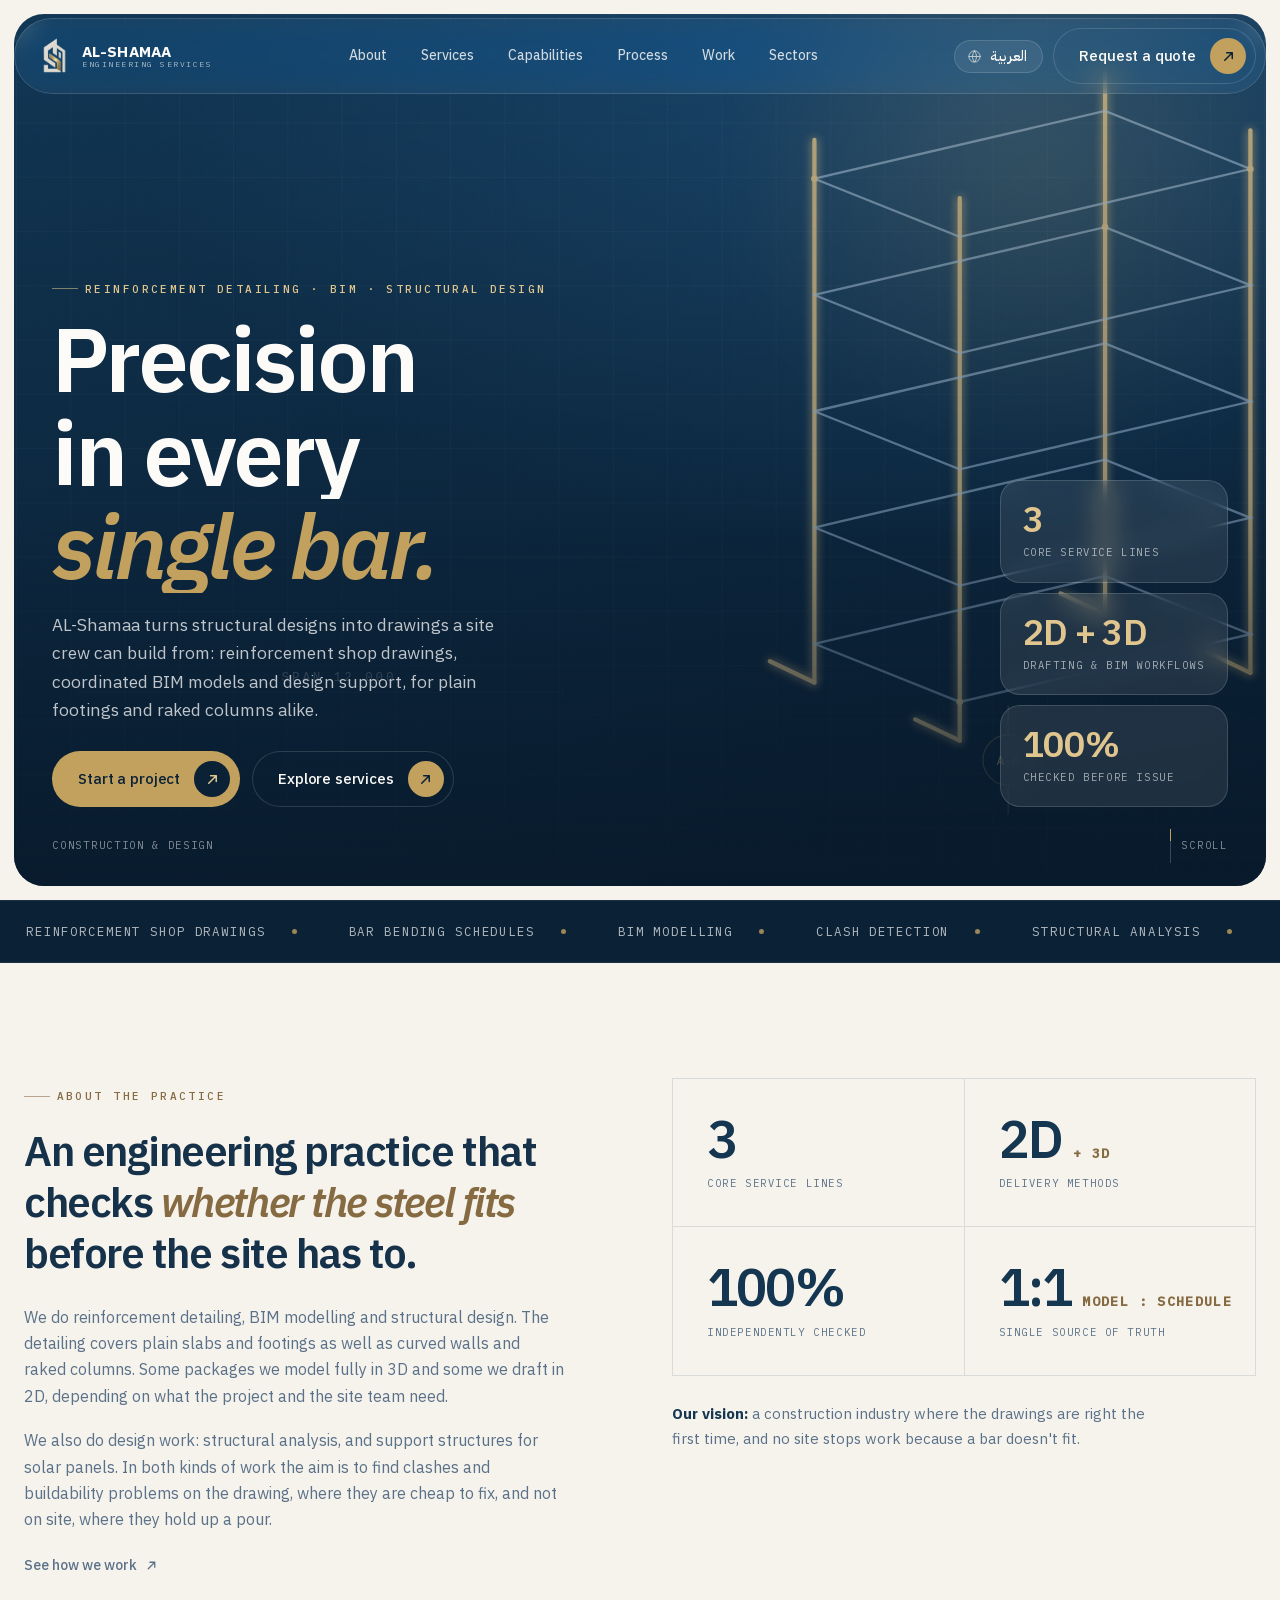
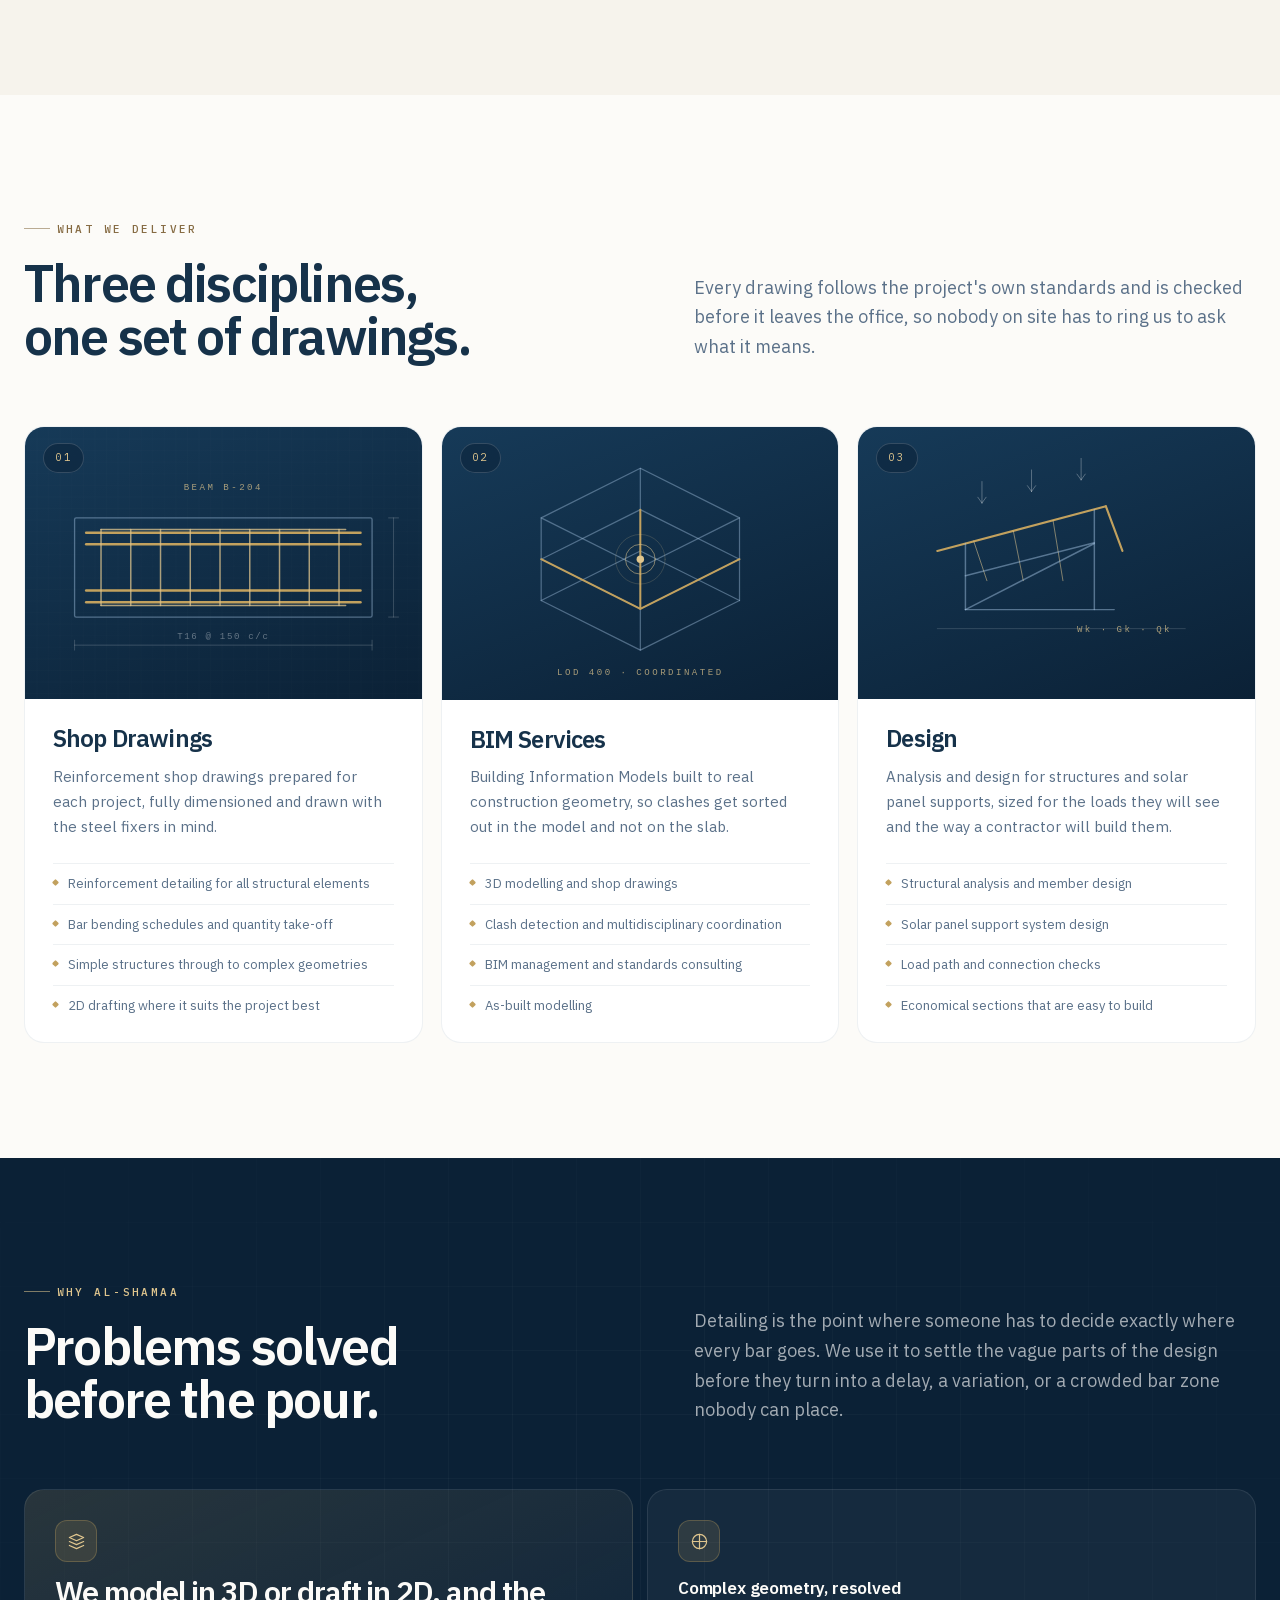
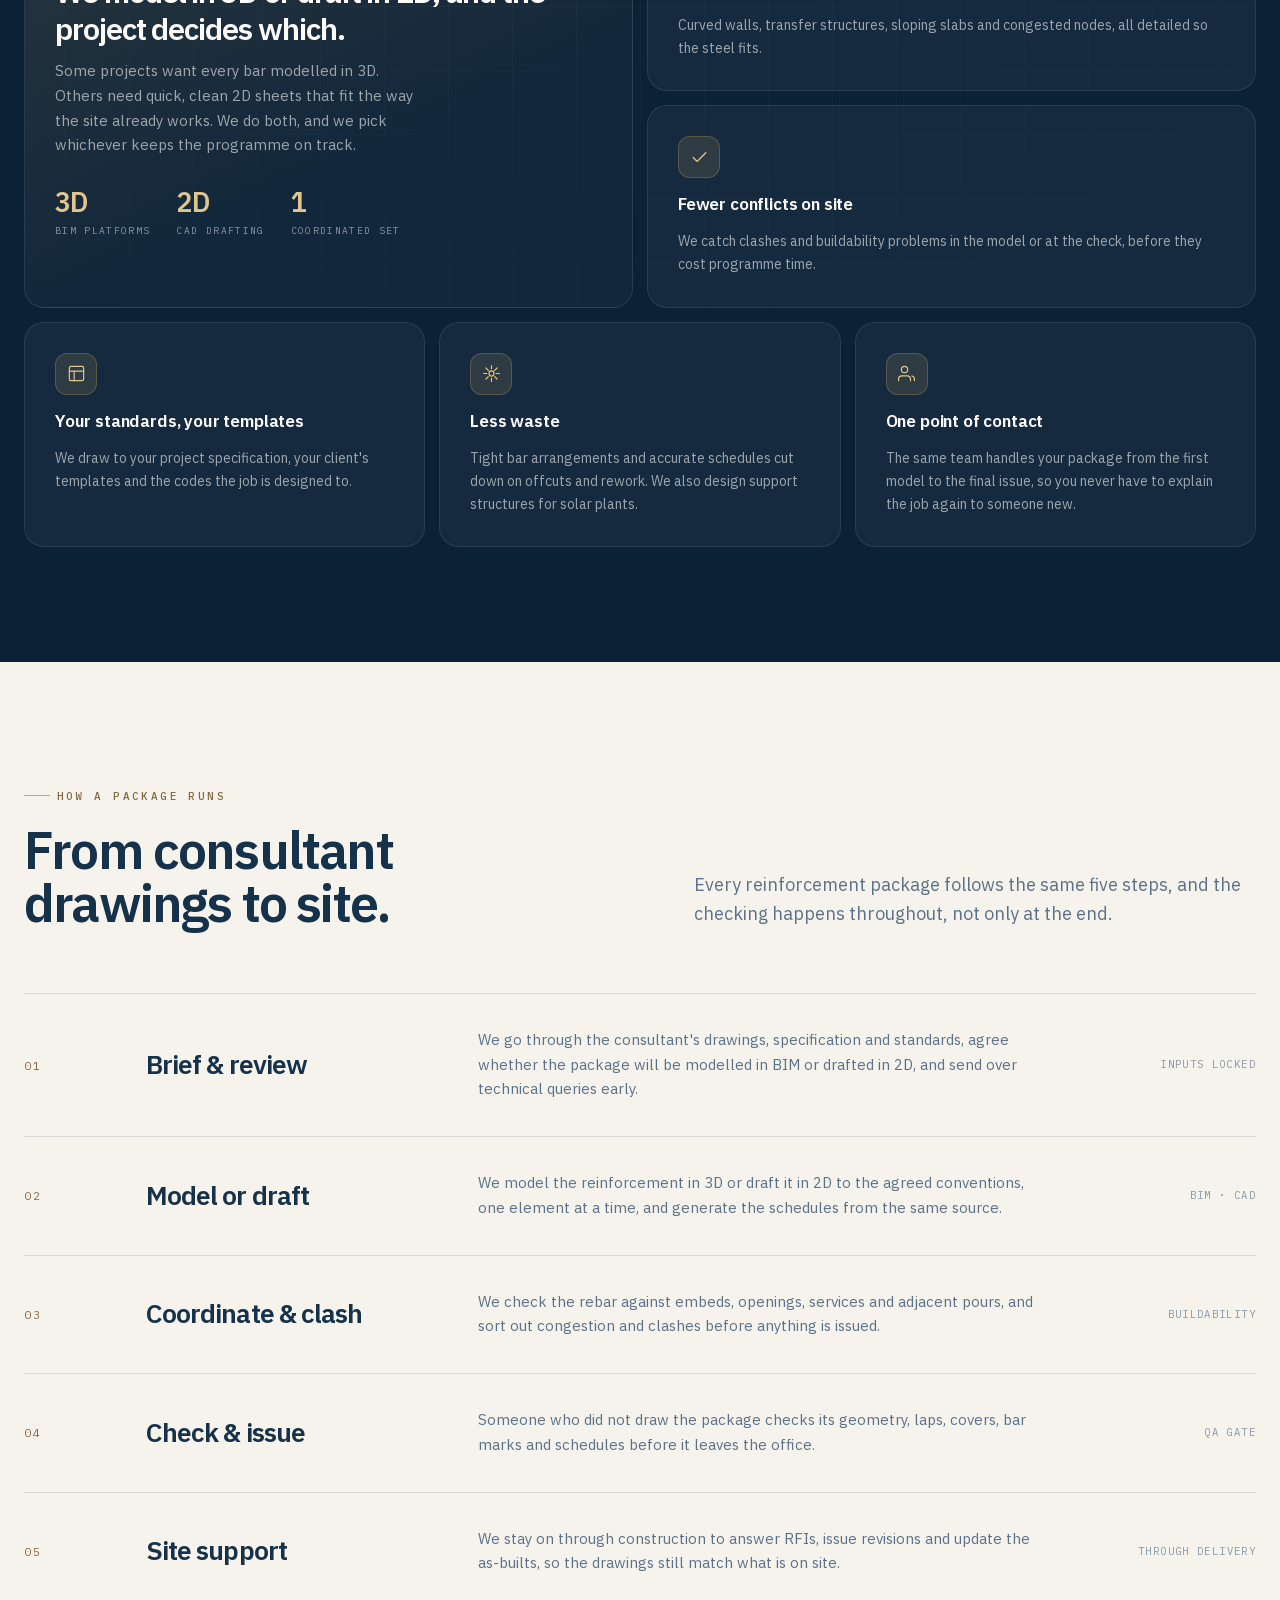
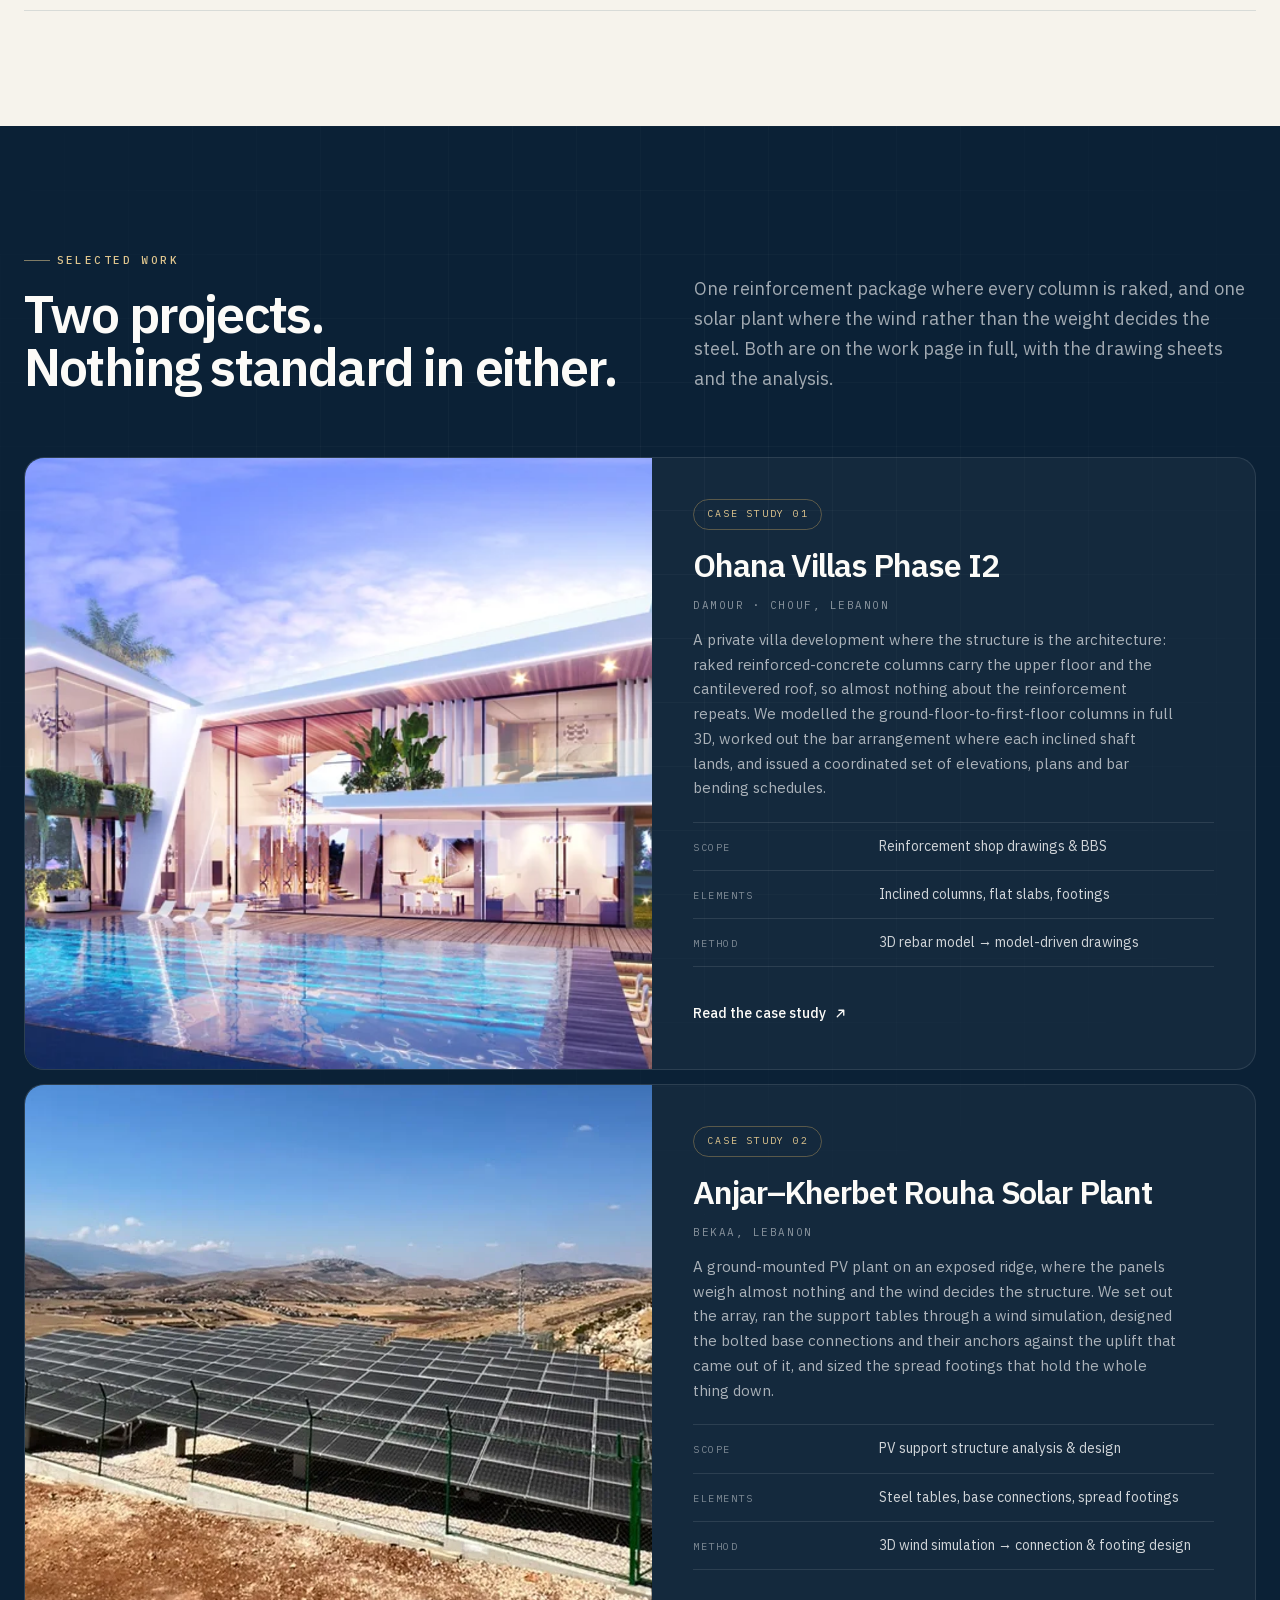
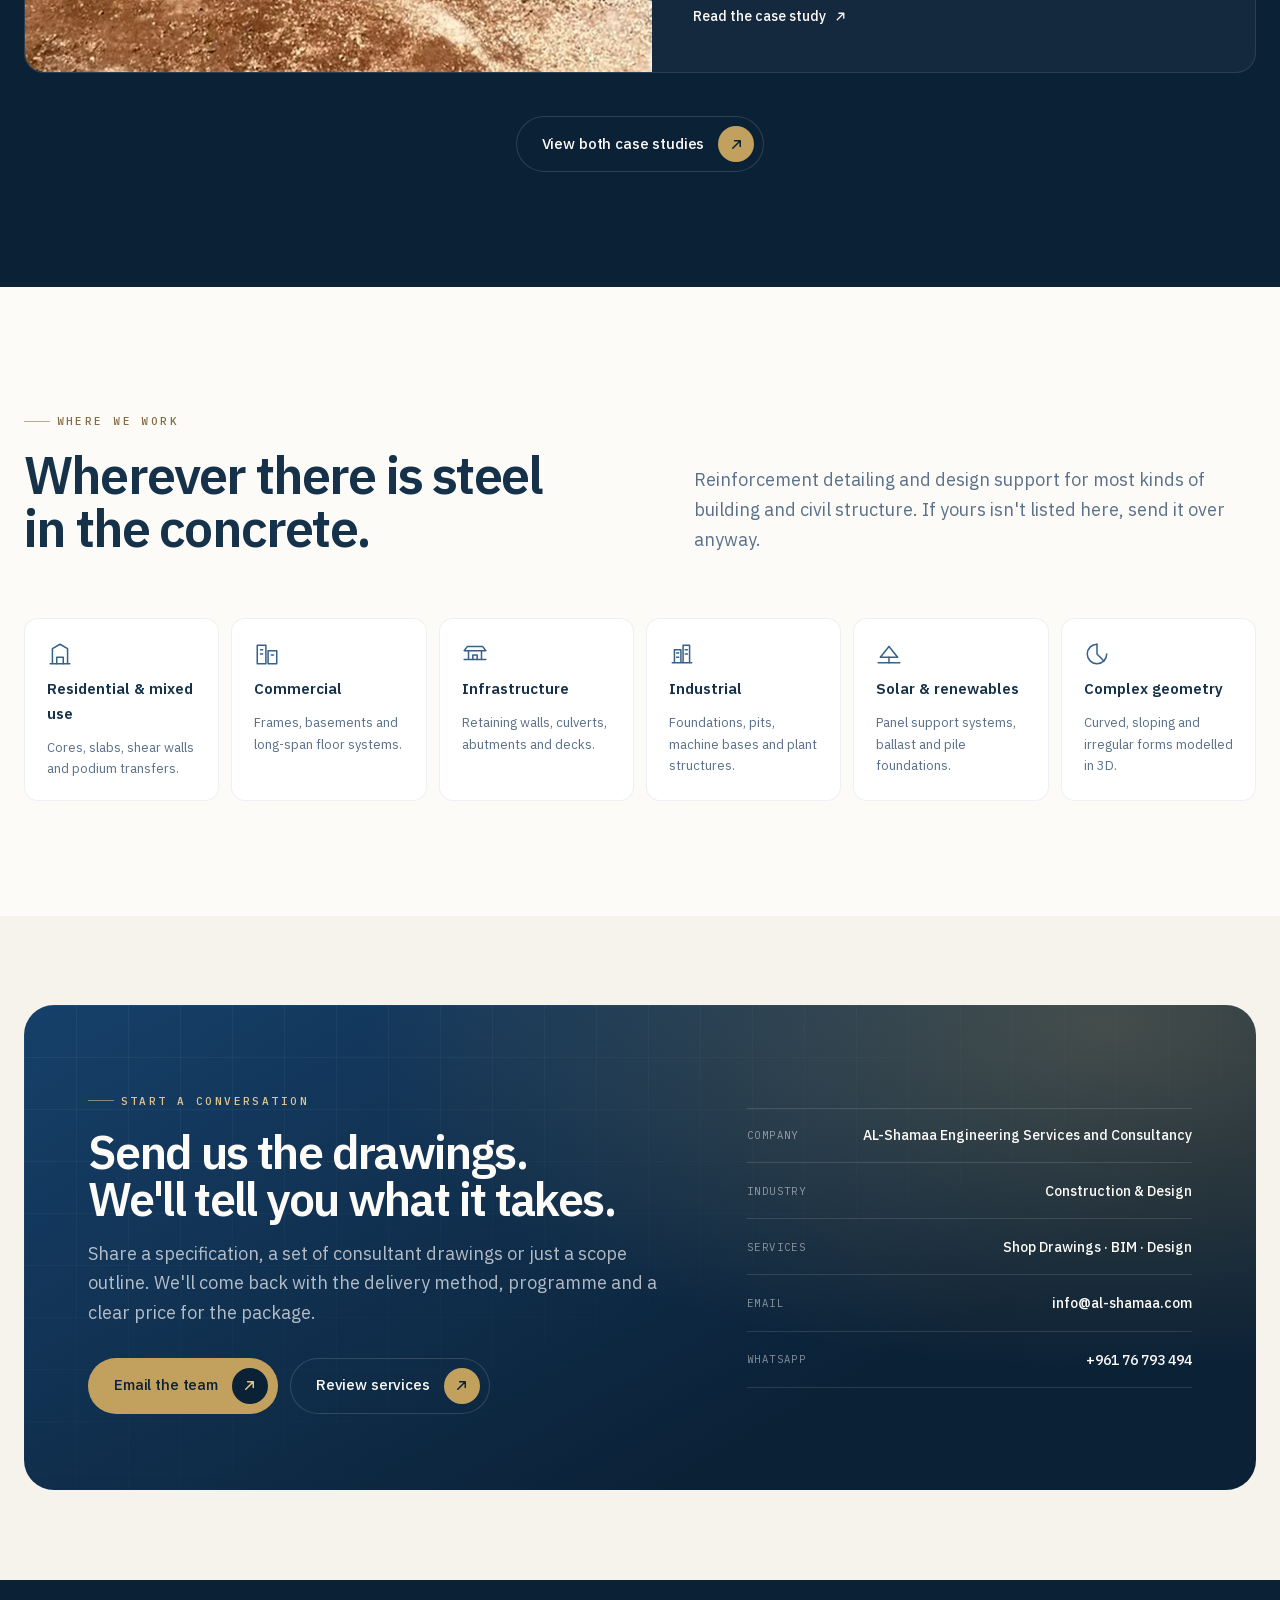
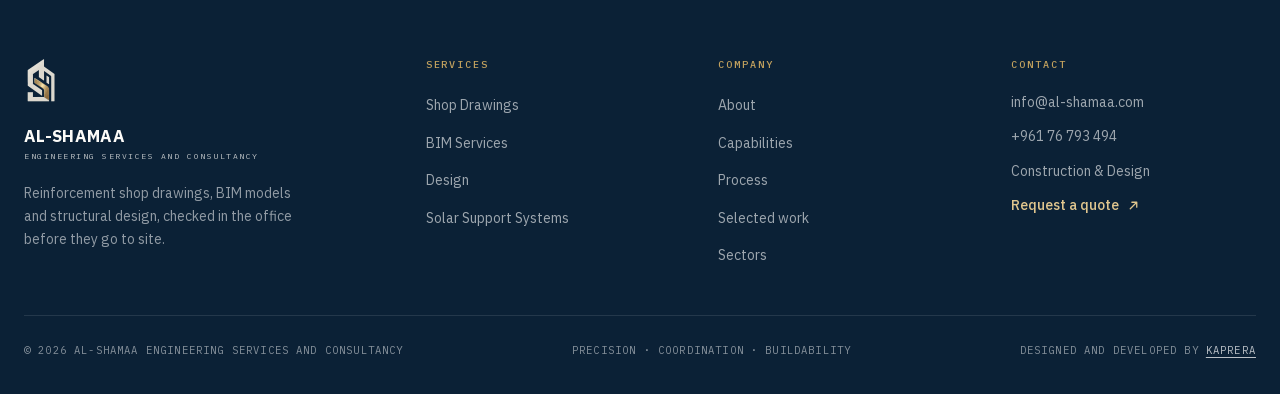
<file: index.html>
<!doctype html>
<html lang="en" dir="ltr">
<head>
<meta charset="utf-8">
<meta name="viewport" content="width=device-width, initial-scale=1">

<title>AL-Shamaa Engineering Services and Consultancy | Reinforcement Detailing, BIM &amp; Structural Design</title>
<meta name="description" content="AL-Shamaa produces reinforcement shop drawings, bar bending schedules, BIM models and structural design for simple and complex structures, and checks every package before it goes to site.">
<link rel="canonical" href="https://al-shamaa.com/">
<meta name="robots" content="index, follow, max-image-preview:large, max-snippet:-1">
<meta name="theme-color" content="#0B2136">
<meta name="color-scheme" content="light">

<!-- Restore the saved language before the first paint. Without this a returning
     Arabic visitor gets a full LTR render that then flips to RTL — a whole-page
     reflow and a large layout shift. Kept inline (and out of a file) because a
     blocking request here would cost more than it saves; its sha256 is pinned
     in the CSP so script-src stays free of 'unsafe-inline'. -->
<script>try{if(localStorage.getItem("alshamaa-lang")==="ar"){var d=document.documentElement;d.lang="ar";d.dir="rtl"}}catch(e){}</script>

<link rel="icon" href="assets/img/favicon-32.png" sizes="32x32" type="image/png">
<link rel="apple-touch-icon" href="assets/img/apple-touch-icon.png">

<meta property="og:type" content="website">
<meta property="og:site_name" content="AL-Shamaa Engineering Services and Consultancy">
<meta property="og:url" content="https://al-shamaa.com/">
<meta property="og:locale" content="en">
<meta property="og:locale:alternate" content="ar">
<meta property="og:title" content="AL-Shamaa Engineering Services and Consultancy">
<meta property="og:description" content="Reinforcement shop drawings, BIM modelling and structural design, checked before anything reaches site.">
<meta property="og:image" content="https://al-shamaa.com/assets/img/og-card.jpg">
<meta property="og:image:width" content="1200">
<meta property="og:image:height" content="630">
<meta property="og:image:alt" content="AL-Shamaa Engineering Services and Consultancy: reinforcement detailing, BIM and design.">
<meta name="twitter:card" content="summary_large_image">
<meta name="twitter:title" content="AL-Shamaa Engineering Services and Consultancy">
<meta name="twitter:description" content="Reinforcement shop drawings, BIM modelling and structural design, checked before anything reaches site.">
<meta name="twitter:image" content="https://al-shamaa.com/assets/img/og-card.jpg">

<!-- The three faces the first screen actually paints in: the roman and italic
     variable Plex Sans behind the H1, and the mono behind the eyebrow labels.
     Everything else in the family is left to load on its own schedule. -->
<link rel="preload" href="assets/fonts/plex-sans-var-latin.woff2" as="font" type="font/woff2" crossorigin>
<link rel="preload" href="assets/fonts/plex-sans-italic-var-latin.woff2" as="font" type="font/woff2" crossorigin>
<link rel="preload" href="assets/fonts/plex-mono-500-latin.woff2" as="font" type="font/woff2" crossorigin>
<link rel="stylesheet" href="assets/css/styles.css?v=6">

<script src="assets/js/i18n.js?v=7" defer></script>
<script src="assets/js/main.js?v=1" defer></script>

<script type="application/ld+json">
{
  "@context": "https://schema.org",
  "@type": "ProfessionalService",
  "@id": "https://al-shamaa.com/#organization",
  "name": "AL-Shamaa Engineering Services and Consultancy",
  "alternateName": "AL-SHAMAA",
  "url": "https://al-shamaa.com/",
  "logo": "https://al-shamaa.com/assets/img/icon-512.png",
  "image": "https://al-shamaa.com/assets/img/og-card.jpg",
  "description": "Reinforcement detailing, BIM modelling and structural design: shop drawings, bar bending schedules, coordinated models and design support for simple and complex structures.",
  "email": "info@al-shamaa.com",
  "telephone": "+961-76-793494",
  "slogan": "Precision in every single bar.",
  "knowsLanguage": ["en", "ar"],
  "areaServed": "Worldwide",
  "hasOfferCatalog": {
    "@type": "OfferCatalog",
    "name": "Engineering services",
    "itemListElement": [
      { "@type": "Offer", "itemOffered": { "@type": "Service", "name": "Reinforcement shop drawings and bar bending schedules" } },
      { "@type": "Offer", "itemOffered": { "@type": "Service", "name": "BIM modelling and clash detection" } },
      { "@type": "Offer", "itemOffered": { "@type": "Service", "name": "Structural design and solar support systems" } }
    ]
  }
}
</script>
</head>
<body>

<a class="skip" href="#top"><span data-i18n>Skip to content</span></a>

<div class="progress" id="progress" aria-hidden="true"></div>

<!-- ══ Header ══════════════════════════════════════════════════════════ -->
<header class="header" id="header">
  <div class="header__bar">
    <a class="brand" href="#top">
      <img class="brand__mark brand__mark--light" src="assets/img/mark-light.png" alt="" width="30" height="38">
      <img class="brand__mark brand__mark--dark"  src="assets/img/mark.png" alt="" width="30" height="38">
      <span class="brand__txt">
        <span class="brand__name">AL-SHAMAA</span>
        <span class="brand__sub"><span data-i18n>Engineering Services</span></span>
      </span>
    </a>

    <nav class="nav" id="nav" aria-label="Primary">
      <a href="#about"><span data-i18n>About</span></a>
      <a href="#services"><span data-i18n>Services</span></a>
      <a href="#capabilities"><span data-i18n>Capabilities</span></a>
      <a href="#process"><span data-i18n>Process</span></a>
      <a href="#work"><span data-i18n>Work</span></a>
      <a href="#sectors"><span data-i18n>Sectors</span></a>
    </nav>

    <div class="header__cta">
      <button class="langbtn" type="button" data-langbtn aria-label="عرض الموقع باللغة العربية"><svg viewBox="0 0 24 24" fill="none" stroke="currentColor" stroke-width="1.5" stroke-linecap="round" stroke-linejoin="round" aria-hidden="true"><circle cx="12" cy="12" r="9"/><path d="M3 12h18"/><path d="M12 3a15 15 0 0 1 0 18a15 15 0 0 1 0-18Z"/></svg><span class="langbtn__label" lang="ar">العربية</span></button>
      <a class="btn btn--ghost" href="#contact">
        <span data-i18n>Request a quote</span>
        <span class="btn__ic" aria-hidden="true">
          <svg viewBox="0 0 16 16" fill="none" stroke="currentColor" stroke-width="1.6" stroke-linecap="round" stroke-linejoin="round"><path d="M4 12 12 4M6 4h6v6"/></svg>
          <svg viewBox="0 0 16 16" fill="none" stroke="currentColor" stroke-width="1.6" stroke-linecap="round" stroke-linejoin="round"><path d="M4 12 12 4M6 4h6v6"/></svg>
        </span>
      </a>
      <button class="burger" id="burger" aria-label="Open menu" aria-expanded="false" aria-controls="drawer">
        <span></span><span></span><span></span>
      </button>
    </div>
  </div>
</header>

<div class="drawer" id="drawer">
  <a href="#about"><span data-i18n>About</span></a>
  <a href="#services"><span data-i18n>Services</span></a>
  <a href="#capabilities"><span data-i18n>Capabilities</span></a>
  <a href="#process"><span data-i18n>Process</span></a>
  <a href="#work"><span data-i18n>Work</span></a>
  <a href="#sectors"><span data-i18n>Sectors</span></a>
  <a href="#contact"><span data-i18n>Contact</span></a>
  <button class="langbtn" type="button" data-langbtn aria-label="عرض الموقع باللغة العربية"><svg viewBox="0 0 24 24" fill="none" stroke="currentColor" stroke-width="1.5" stroke-linecap="round" stroke-linejoin="round" aria-hidden="true"><circle cx="12" cy="12" r="9"/><path d="M3 12h18"/><path d="M12 3a15 15 0 0 1 0 18a15 15 0 0 1 0-18Z"/></svg><span class="langbtn__label" lang="ar">العربية</span></button>
  <p class="drawer__foot"><span data-i18n>AL-SHAMAA · ENGINEERING SERVICES AND CONSULTANCY</span></p>
</div>

<main id="top">

<!-- ══ Hero ════════════════════════════════════════════════════════════ -->
<section class="hero">
  <div class="hero__frame" id="heroFrame">

    <!-- technical blueprint backdrop: rebar cage + section grid -->
    <div class="hero__canvas" aria-hidden="true">
      <svg viewBox="0 0 1400 900" preserveAspectRatio="xMidYMid slice" role="presentation">
        <defs>
          <pattern id="grid" width="56" height="56" patternUnits="userSpaceOnUse">
            <path d="M56 0H0v56" fill="none" stroke="rgba(255,255,255,.055)" stroke-width="1"/>
          </pattern>
          <pattern id="gridFine" width="14" height="14" patternUnits="userSpaceOnUse">
            <path d="M14 0H0v14" fill="none" stroke="rgba(255,255,255,.03)" stroke-width=".6"/>
          </pattern>
          <!-- userSpaceOnUse: vertical bars have a zero-width bbox, which an
               objectBoundingBox gradient cannot paint. -->
          <linearGradient id="barGold" gradientUnits="userSpaceOnUse"
                          x1="880" y1="60" x2="1340" y2="720">
            <stop offset="0"  stop-color="#E0C68E"/>
            <stop offset=".5" stop-color="#C2A15E"/>
            <stop offset="1"  stop-color="#8A6E42"/>
          </linearGradient>
          <filter id="barGlow" x="-30%" y="-30%" width="160%" height="160%">
            <feGaussianBlur stdDeviation="5" result="b"/>
            <feMerge><feMergeNode in="b"/><feMergeNode in="SourceGraphic"/></feMerge>
          </filter>
          <linearGradient id="fadeMask" x1="0" y1="0" x2="0" y2="1">
            <stop offset="0" stop-color="#fff" stop-opacity=".9"/>
            <stop offset="1" stop-color="#fff" stop-opacity="0"/>
          </linearGradient>
          <mask id="softMask"><rect width="1400" height="900" fill="url(#fadeMask)"/></mask>
        </defs>

        <rect width="1400" height="900" fill="url(#gridFine)"/>
        <rect width="1400" height="900" fill="url(#grid)"/>

        <!-- isometric rebar cage -->
        <g class="cage" transform="translate(880 130)" stroke-linecap="round" fill="none">
          <!-- longitudinal bars -->
          <g stroke="url(#barGold)" stroke-width="4.4" opacity=".95" filter="url(#barGlow)">
            <path class="draw" d="M0 0 L0 560"/>
            <path class="draw" d="M300 -70 L300 490"/>
            <path class="draw" d="M150 60 L150 620"/>
            <path class="draw" d="M450 -10 L450 550"/>
          </g>
          <!-- stirrups / links -->
          <g stroke="rgba(174,205,235,.66)" stroke-width="2.4">
            <path class="draw" d="M0 40 L150 100 L450 30 L300 -30 Z"/>
            <path class="draw" d="M0 160 L150 220 L450 150 L300 90 Z"/>
            <path class="draw" d="M0 280 L150 340 L450 270 L300 210 Z"/>
            <path class="draw" d="M0 400 L150 460 L450 390 L300 330 Z"/>
            <path class="draw" d="M0 520 L150 580 L450 510 L300 450 Z"/>
          </g>
          <!-- bar bend hooks -->
          <g stroke="url(#barGold)" stroke-width="4.4" filter="url(#barGlow)">
            <path class="draw" d="M0 560 L-46 538"/>
            <path class="draw" d="M150 620 L104 598"/>
            <path class="draw" d="M300 490 L254 468"/>
            <path class="draw" d="M450 550 L404 528"/>
          </g>
          <!-- node markers -->
          <g fill="#E0C68E" opacity=".9">
            <circle class="node" cx="0"   cy="40"  r="3.4"/>
            <circle class="node" cx="450" cy="30"  r="3.4"/>
            <circle class="node" cx="150" cy="580" r="3.4"/>
            <circle class="node" cx="300" cy="90"  r="3.4"/>
          </g>
        </g>

        <!-- dimension line -->
        <g stroke="rgba(255,255,255,.22)" stroke-width="1" fill="none" mask="url(#softMask)">
          <path class="draw" d="M120 700 H620"/>
          <path d="M120 692v16M620 692v16"/>
        </g>
        <text x="330" y="688" fill="rgba(255,255,255,.34)" font-family="JetBrains Mono, monospace" font-size="13" letter-spacing="3">SPAN 12 000</text>

        <!-- section marker -->
        <g stroke="rgba(194,161,94,.5)" stroke-width="1.2" fill="none">
          <circle class="node" cx="1080" cy="770" r="26"/>
          <path d="M1080 744v-30M1080 796v30"/>
        </g>
        <text x="1080" y="775" text-anchor="middle" fill="rgba(224,198,142,.8)" font-family="JetBrains Mono, monospace" font-size="13">A-A</text>
      </svg>
    </div>

    <div class="hero__glow" aria-hidden="true"></div>
    <div class="hero__scrim" aria-hidden="true"></div>

    <div class="hero__inner">
      <div>
        <span class="eyebrow eyebrow--light"><span data-i18n>Reinforcement detailing · BIM · Structural design</span></span>
        <h1 class="display hero__title">
          <span class="ln"><span><span data-i18n>Precision</span></span></span>
          <span class="ln"><span><span data-i18n>in every</span></span></span>
          <span class="ln"><span class="gold-l italic"><span data-i18n>single bar.</span></span></span>
        </h1>
        <p class="hero__sub">
          <span data-i18n>AL-Shamaa turns structural designs into drawings a site crew can build from: reinforcement shop drawings, coordinated BIM models and design support, for plain footings and raked columns alike.</span>
        </p>
        <div class="hero__actions">
          <a class="btn btn--gold" href="#contact">
            <span data-i18n>Start a project</span>
            <span class="btn__ic" aria-hidden="true">
              <svg viewBox="0 0 16 16" fill="none" stroke="currentColor" stroke-width="1.6" stroke-linecap="round" stroke-linejoin="round"><path d="M4 12 12 4M6 4h6v6"/></svg>
          <svg viewBox="0 0 16 16" fill="none" stroke="currentColor" stroke-width="1.6" stroke-linecap="round" stroke-linejoin="round"><path d="M4 12 12 4M6 4h6v6"/></svg>
            </span>
          </a>
          <a class="btn btn--ghost" href="#services">
            <span data-i18n>Explore services</span>
            <span class="btn__ic" aria-hidden="true">
              <svg viewBox="0 0 16 16" fill="none" stroke="currentColor" stroke-width="1.6" stroke-linecap="round" stroke-linejoin="round"><path d="M4 12 12 4M6 4h6v6"/></svg>
          <svg viewBox="0 0 16 16" fill="none" stroke="currentColor" stroke-width="1.6" stroke-linecap="round" stroke-linejoin="round"><path d="M4 12 12 4M6 4h6v6"/></svg>
            </span>
          </a>
        </div>
      </div>

      <div class="hero__stats">
        <div class="stat-card">
          <div class="stat-card__n"><span data-count="3" data-suffix="">0</span></div>
          <div class="stat-card__l"><span data-i18n>Core service lines</span></div>
        </div>
        <div class="stat-card">
          <div class="stat-card__n"><span data-count="2" data-suffix="D">0</span>&nbsp;+&nbsp;<span data-count="3" data-suffix="D">0</span></div>
          <div class="stat-card__l"><span data-i18n>Drafting &amp; BIM workflows</span></div>
        </div>
        <div class="stat-card">
          <div class="stat-card__n"><span data-count="100" data-suffix="%">0</span></div>
          <div class="stat-card__l"><span data-i18n>Checked before issue</span></div>
        </div>
      </div>
    </div>

    <div class="hero__foot">
      <span><span data-i18n>Construction &amp; Design</span></span>
      <span class="scrollcue"><span class="scrollcue__rail"></span> <span data-i18n>Scroll</span></span>
    </div>
  </div>
</section>

<!-- ══ Marquee ═════════════════════════════════════════════════════════ -->
<div class="marquee" aria-hidden="true">
  <div class="marquee__track">
    <div class="marquee__set">
      <span class="marquee__item"><span data-i18n>Reinforcement Shop Drawings</span></span>
      <span class="marquee__item"><span data-i18n>Bar Bending Schedules</span></span>
      <span class="marquee__item"><span data-i18n>BIM Modelling</span></span>
      <span class="marquee__item"><span data-i18n>Clash Detection</span></span>
      <span class="marquee__item"><span data-i18n>Structural Analysis</span></span>
      <span class="marquee__item"><span data-i18n>Solar Support Systems</span></span>
      <span class="marquee__item"><span data-i18n>2D Drafting</span></span>
      <span class="marquee__item"><span data-i18n>Complex Geometry</span></span>
    </div>
    <div class="marquee__set">
      <span class="marquee__item"><span data-i18n>Reinforcement Shop Drawings</span></span>
      <span class="marquee__item"><span data-i18n>Bar Bending Schedules</span></span>
      <span class="marquee__item"><span data-i18n>BIM Modelling</span></span>
      <span class="marquee__item"><span data-i18n>Clash Detection</span></span>
      <span class="marquee__item"><span data-i18n>Structural Analysis</span></span>
      <span class="marquee__item"><span data-i18n>Solar Support Systems</span></span>
      <span class="marquee__item"><span data-i18n>2D Drafting</span></span>
      <span class="marquee__item"><span data-i18n>Complex Geometry</span></span>
    </div>
  </div>
</div>

<!-- ══ About ═══════════════════════════════════════════════════════════ -->
<section class="section intro" id="about">
  <div class="shell intro__grid">
    <div data-reveal>
      <span class="eyebrow"><span data-i18n>About the practice</span></span>
      <h2 class="display intro__statement">
        <span data-i18n>An engineering practice that checks</span>
        <em><span data-i18n>whether the steel fits</span></em> <span data-i18n>before the site has to.</span>
      </h2>
      <div class="intro__body">
        <p>
          <span data-i18n>We do reinforcement detailing, BIM modelling and structural design. The detailing covers plain slabs and footings as well as curved walls and raked columns. Some packages we model fully in 3D and some we draft in 2D, depending on what the project and the site team need.</span>
        </p>
        <p>
          <span data-i18n>We also do design work: structural analysis, and support structures for solar panels. In both kinds of work the aim is to find clashes and buildability problems on the drawing, where they are cheap to fix, and not on site, where they hold up a pour.</span>
        </p>
        <p>
          <a class="tlink" href="#services">
            <span data-i18n>See how we work</span>
            <svg viewBox="0 0 16 16" fill="none" stroke="currentColor" stroke-width="1.6" stroke-linecap="round" stroke-linejoin="round"><path d="M4 12 12 4M6 4h6v6"/></svg>
          </a>
        </p>
      </div>
    </div>

    <div data-reveal class="d-120">
      <!-- NOTE: swap these in for real company figures (years of experience,
           projects completed, m3 of concrete detailed) once they are confirmed. -->
      <div class="figures">
        <div class="figure">
          <div class="figure__n"><span data-count="3">0</span></div>
          <div class="figure__l"><span data-i18n>Core service lines</span></div>
        </div>
        <div class="figure">
          <div class="figure__n">2D<sup>&nbsp;+&nbsp;3D</sup></div>
          <div class="figure__l"><span data-i18n>Delivery methods</span></div>
        </div>
        <div class="figure">
          <div class="figure__n"><span data-count="100" data-suffix="%">0</span></div>
          <div class="figure__l"><span data-i18n>Independently checked</span></div>
        </div>
        <div class="figure">
          <div class="figure__n">1:1<sup><span data-i18n>&nbsp;model&nbsp;:&nbsp;schedule</span></sup></div>
          <div class="figure__l"><span data-i18n>Single source of truth</span></div>
        </div>
      </div>

      <div class="intro__vision">
        <p class="lede">
          <strong><span data-i18n>Our vision:</span></strong>
          <span data-i18n>a construction industry where the drawings are right the first time, and no site stops work because a bar doesn't fit.</span>
        </p>
      </div>
    </div>
  </div>
</section>

<!-- ══ Services ════════════════════════════════════════════════════════ -->
<section class="section services" id="services">
  <div class="shell">
    <div class="section-head">
      <div data-reveal>
        <span class="eyebrow"><span data-i18n>What we deliver</span></span>
        <h2 class="display section-title"><span data-i18n>Three disciplines,</span><br><span data-i18n>one set of drawings.</span></h2>
      </div>
      <p class="lede d-100" data-reveal>
        <span data-i18n>Every drawing follows the project's own standards and is checked before it leaves the office, so nobody on site has to ring us to ask what it means.</span>
      </p>
    </div>

    <div class="svc-grid">

      <!-- 01 Shop Drawings -->
      <article class="svc" data-reveal>
        <div class="svc__art">
          <span class="svc__no">01</span>
          <svg viewBox="0 0 480 330" preserveAspectRatio="xMidYMid slice" aria-hidden="true">
            <rect width="480" height="330" fill="url(#gridFine)"/>
            <g fill="none" stroke-linecap="round">
              <!-- beam outline -->
              <rect x="60" y="110" width="360" height="120" stroke="rgba(174,205,235,.42)" stroke-width="1.6" rx="2"/>
              <!-- top & bottom bars -->
              <g stroke="#C2A15E" stroke-width="3">
                <path d="M74 128h332"/><path d="M74 142h332"/>
                <path d="M74 198h332"/><path d="M74 212h332"/>
              </g>
              <!-- stirrups -->
              <g stroke="rgba(224,198,142,.75)" stroke-width="1.8">
                <path d="M92 124v92h0"/><path d="M92 124h296"/><path d="M92 216h296"/>
                <path d="M128 124v92"/><path d="M164 124v92"/><path d="M200 124v92"/>
                <path d="M236 124v92"/><path d="M272 124v92"/><path d="M308 124v92"/>
                <path d="M344 124v92"/><path d="M380 124v92"/>
              </g>
              <!-- dimension -->
              <g stroke="rgba(255,255,255,.22)" stroke-width="1">
                <path d="M60 264h360"/><path d="M60 258v12M420 258v12"/>
                <path d="M446 110v120"/><path d="M440 110h12M440 230h12"/>
              </g>
            </g>
            <text x="240" y="256" text-anchor="middle" fill="rgba(255,255,255,.36)" font-family="JetBrains Mono, monospace" font-size="11" letter-spacing="2">T16 @ 150 c/c</text>
            <text x="240" y="76" text-anchor="middle" fill="rgba(224,198,142,.72)" font-family="JetBrains Mono, monospace" font-size="11" letter-spacing="3">BEAM B-204</text>
          </svg>
        </div>
        <div class="svc__body">
          <h3 class="svc__title"><span data-i18n>Shop Drawings</span></h3>
          <p class="svc__text">
            <span data-i18n>Reinforcement shop drawings prepared for each project, fully dimensioned and drawn with the steel fixers in mind.</span>
          </p>
        </div>
        <ul class="svc__list">
          <li><span data-i18n>Reinforcement detailing for all structural elements</span></li>
          <li><span data-i18n>Bar bending schedules and quantity take-off</span></li>
          <li><span data-i18n>Simple structures through to complex geometries</span></li>
          <li><span data-i18n>2D drafting where it suits the project best</span></li>
        </ul>
      </article>

      <!-- 02 BIM Services -->
      <article class="svc d-110" data-reveal>
        <div class="svc__art">
          <span class="svc__no">02</span>
          <svg viewBox="0 0 480 330" preserveAspectRatio="xMidYMid slice" aria-hidden="true">
            <g fill="none" stroke-linecap="round" stroke-linejoin="round">
              <!-- isometric frame -->
              <g stroke="rgba(174,205,235,.4)" stroke-width="1.5">
                <path d="M120 210 240 150 360 210 240 270Z"/>
                <path d="M120 160 240 100 360 160 240 220Z"/>
                <path d="M120 110 240 50 360 110 240 170Z"/>
                <path d="M120 110v100M360 110v100M240 50v220"/>
              </g>
              <!-- highlighted element -->
              <g stroke="#C2A15E" stroke-width="2.4">
                <path d="M120 160 240 220 360 160"/>
                <path d="M240 100v120"/>
              </g>
              <!-- clash marker -->
              <circle cx="240" cy="160" r="18" stroke="rgba(224,198,142,.55)" stroke-width="1.2"/>
              <circle cx="240" cy="160" r="30" stroke="rgba(224,198,142,.22)" stroke-width="1"/>
            </g>
            <circle cx="240" cy="160" r="4.5" fill="#E0C68E"/>
            <text x="240" y="300" text-anchor="middle" fill="rgba(224,198,142,.72)" font-family="JetBrains Mono, monospace" font-size="11" letter-spacing="3">LOD 400 · COORDINATED</text>
          </svg>
        </div>
        <div class="svc__body">
          <h3 class="svc__title"><span data-i18n>BIM Services</span></h3>
          <p class="svc__text">
            <span data-i18n>Building Information Models built to real construction geometry, so clashes get sorted out in the model and not on the slab.</span>
          </p>
        </div>
        <ul class="svc__list">
          <li><span data-i18n>3D modelling and shop drawings</span></li>
          <li><span data-i18n>Clash detection and multidisciplinary coordination</span></li>
          <li><span data-i18n>BIM management and standards consulting</span></li>
          <li><span data-i18n>As-built modelling</span></li>
        </ul>
      </article>

      <!-- 03 Design -->
      <article class="svc d-220" data-reveal>
        <div class="svc__art">
          <span class="svc__no">03</span>
          <svg viewBox="0 0 480 330" preserveAspectRatio="xMidYMid slice" aria-hidden="true">
            <g fill="none" stroke-linecap="round">
              <!-- solar array on support frame -->
              <g stroke="#C2A15E" stroke-width="2.6">
                <path d="M96 150 300 96"/><path d="M300 96 320 150"/>
              </g>
              <g stroke="rgba(224,198,142,.55)" stroke-width="1.2">
                <path d="M140 138 156 186"/><path d="M188 126 200 186"/><path d="M236 113 248 186"/>
              </g>
              <g stroke="rgba(174,205,235,.45)" stroke-width="1.8">
                <path d="M130 141v80"/><path d="M286 100v121"/>
                <path d="M130 221h180"/>
                <path d="M130 180 286 140"/>
                <path d="M130 221 286 141"/>
              </g>
              <!-- load arrows -->
              <g stroke="rgba(255,255,255,.3)" stroke-width="1.2">
                <path d="M150 66v26M150 92l-5-7M150 92l5-7"/>
                <path d="M210 52v26M210 78l-5-7M210 78l5-7"/>
                <path d="M270 38v26M270 64l-5-7M270 64l5-7"/>
              </g>
              <path d="M96 244h300" stroke="rgba(255,255,255,.18)" stroke-width="1"/>
            </g>
            <text x="380" y="248" text-anchor="end" fill="rgba(224,198,142,.72)" font-family="JetBrains Mono, monospace" font-size="11" letter-spacing="3">Wk · Gk · Qk</text>
          </svg>
        </div>
        <div class="svc__body">
          <h3 class="svc__title"><span data-i18n>Design</span></h3>
          <p class="svc__text">
            <span data-i18n>Analysis and design for structures and solar panel supports, sized for the loads they will see and the way a contractor will build them.</span>
          </p>
        </div>
        <ul class="svc__list">
          <li><span data-i18n>Structural analysis and member design</span></li>
          <li><span data-i18n>Solar panel support system design</span></li>
          <li><span data-i18n>Load path and connection checks</span></li>
          <li><span data-i18n>Economical sections that are easy to build</span></li>
        </ul>
      </article>

    </div>
  </div>
</section>

<!-- ══ Capabilities ════════════════════════════════════════════════════ -->
<section class="section caps" id="capabilities">
  <div class="shell">
    <div class="section-head">
      <div data-reveal>
        <span class="eyebrow eyebrow--light"><span data-i18n>Why AL-Shamaa</span></span>
        <h2 class="display section-title"><span data-i18n>Problems solved</span><br><span data-i18n>before the pour.</span></h2>
      </div>
      <p class="lede d-100" data-reveal>
        <span data-i18n>Detailing is the point where someone has to decide exactly where every bar goes. We use it to settle the vague parts of the design before they turn into a delay, a variation, or a crowded bar zone nobody can place.</span>
      </p>
    </div>

    <div class="bento">

      <article class="cap cap--feature" data-reveal>
        <span class="cap__ic" aria-hidden="true">
          <svg viewBox="0 0 24 24" fill="none" stroke="currentColor" stroke-width="1.5" stroke-linecap="round" stroke-linejoin="round"><path d="M3 7l9-4 9 4-9 4-9-4Z"/><path d="M3 12l9 4 9-4"/><path d="M3 17l9 4 9-4"/></svg>
        </span>
        <h3><span data-i18n>We model in 3D or draft in 2D, and the project decides which.</span></h3>
        <p>
          <span data-i18n>Some projects want every bar modelled in 3D. Others need quick, clean 2D sheets that fit the way the site already works. We do both, and we pick whichever keeps the programme on track.</span>
        </p>
        <div class="cap__figs">
          <div class="cap__fig"><b>3D</b><span><span data-i18n>BIM platforms</span></span></div>
          <div class="cap__fig"><b>2D</b><span><span data-i18n>CAD drafting</span></span></div>
          <div class="cap__fig"><b>1</b><span><span data-i18n>Coordinated set</span></span></div>
        </div>
      </article>

      <article class="cap d-80" data-reveal>
        <span class="cap__ic" aria-hidden="true">
          <svg viewBox="0 0 24 24" fill="none" stroke="currentColor" stroke-width="1.5" stroke-linecap="round" stroke-linejoin="round"><path d="M12 3v18M3 12h18"/><circle cx="12" cy="12" r="9"/></svg>
        </span>
        <h3><span data-i18n>Complex geometry, resolved</span></h3>
        <p><span data-i18n>Curved walls, transfer structures, sloping slabs and congested nodes, all detailed so the steel fits.</span></p>
      </article>

      <article class="cap d-140" data-reveal>
        <span class="cap__ic" aria-hidden="true">
          <svg viewBox="0 0 24 24" fill="none" stroke="currentColor" stroke-width="1.5" stroke-linecap="round" stroke-linejoin="round"><path d="M20 6 9 17l-5-5"/></svg>
        </span>
        <h3><span data-i18n>Fewer conflicts on site</span></h3>
        <p><span data-i18n>We catch clashes and buildability problems in the model or at the check, before they cost programme time.</span></p>
      </article>

      <article class="cap d-200" data-reveal>
        <span class="cap__ic" aria-hidden="true">
          <svg viewBox="0 0 24 24" fill="none" stroke="currentColor" stroke-width="1.5" stroke-linecap="round" stroke-linejoin="round"><rect x="3" y="3" width="18" height="18" rx="2"/><path d="M3 9h18M9 21V9"/></svg>
        </span>
        <h3><span data-i18n>Your standards, your templates</span></h3>
        <p><span data-i18n>We draw to your project specification, your client's templates and the codes the job is designed to.</span></p>
      </article>

      <article class="cap d-260" data-reveal>
        <span class="cap__ic" aria-hidden="true">
          <svg viewBox="0 0 24 24" fill="none" stroke="currentColor" stroke-width="1.5" stroke-linecap="round" stroke-linejoin="round"><path d="M12 2v4M12 18v4M2 12h4M18 12h4M5 5l3 3M16 16l3 3M19 5l-3 3M8 16l-3 3"/><circle cx="12" cy="12" r="3.2"/></svg>
        </span>
        <h3><span data-i18n>Less waste</span></h3>
        <p><span data-i18n>Tight bar arrangements and accurate schedules cut down on offcuts and rework. We also design support structures for solar plants.</span></p>
      </article>

      <article class="cap d-320" data-reveal>
        <span class="cap__ic" aria-hidden="true">
          <svg viewBox="0 0 24 24" fill="none" stroke="currentColor" stroke-width="1.5" stroke-linecap="round" stroke-linejoin="round"><path d="M17 21v-2a4 4 0 0 0-4-4H6a4 4 0 0 0-4 4v2"/><circle cx="9.5" cy="7" r="4"/><path d="M22 21v-2a4 4 0 0 0-3-3.87"/></svg>
        </span>
        <h3><span data-i18n>One point of contact</span></h3>
        <p><span data-i18n>The same team handles your package from the first model to the final issue, so you never have to explain the job again to someone new.</span></p>
      </article>

    </div>
  </div>
</section>

<!-- ══ Process ═════════════════════════════════════════════════════════ -->
<section class="section process" id="process">
  <div class="shell">
    <div class="section-head">
      <div data-reveal>
        <span class="eyebrow"><span data-i18n>How a package runs</span></span>
        <h2 class="display section-title"><span data-i18n>From consultant</span><br><span data-i18n>drawings to site.</span></h2>
      </div>
      <p class="lede d-100" data-reveal>
        <span data-i18n>Every reinforcement package follows the same five steps, and the checking happens throughout, not only at the end.</span>
      </p>
    </div>

    <div class="steps">
      <div class="step" data-reveal>
        <span class="step__n">01</span>
        <h3 class="step__t"><span data-i18n>Brief &amp; review</span></h3>
        <p class="step__d"><span data-i18n>We go through the consultant's drawings, specification and standards, agree whether the package will be modelled in BIM or drafted in 2D, and send over technical queries early.</span></p>
        <span class="step__meta"><span data-i18n>Inputs locked</span></span>
      </div>
      <div class="step d-70" data-reveal>
        <span class="step__n">02</span>
        <h3 class="step__t"><span data-i18n>Model or draft</span></h3>
        <p class="step__d"><span data-i18n>We model the reinforcement in 3D or draft it in 2D to the agreed conventions, one element at a time, and generate the schedules from the same source.</span></p>
        <span class="step__meta">BIM · CAD</span>
      </div>
      <div class="step d-140" data-reveal>
        <span class="step__n">03</span>
        <h3 class="step__t"><span data-i18n>Coordinate &amp; clash</span></h3>
        <p class="step__d"><span data-i18n>We check the rebar against embeds, openings, services and adjacent pours, and sort out congestion and clashes before anything is issued.</span></p>
        <span class="step__meta"><span data-i18n>Buildability</span></span>
      </div>
      <div class="step d-210" data-reveal>
        <span class="step__n">04</span>
        <h3 class="step__t"><span data-i18n>Check &amp; issue</span></h3>
        <p class="step__d"><span data-i18n>Someone who did not draw the package checks its geometry, laps, covers, bar marks and schedules before it leaves the office.</span></p>
        <span class="step__meta"><span data-i18n>QA gate</span></span>
      </div>
      <div class="step d-280" data-reveal>
        <span class="step__n">05</span>
        <h3 class="step__t"><span data-i18n>Site support</span></h3>
        <p class="step__d"><span data-i18n>We stay on through construction to answer RFIs, issue revisions and update the as-builts, so the drawings still match what is on site.</span></p>
        <span class="step__meta"><span data-i18n>Through delivery</span></span>
      </div>
    </div>
  </div>
</section>

<!-- ══ Selected work / case study ══════════════════════════════════════ -->
<section class="section work" id="work">
  <div class="shell">
    <div class="section-head">
      <div data-reveal>
        <span class="eyebrow eyebrow--light"><span data-i18n>Selected work</span></span>
        <h2 class="display section-title"><span data-i18n>Two projects.</span><br><span data-i18n>Nothing standard in either.</span></h2>
      </div>
      <p class="lede d-100" data-reveal>
        <span data-i18n>One reinforcement package where every column is raked, and one solar plant where the wind rather than the weight decides the steel. Both are on the work page in full, with the drawing sheets and the analysis.</span>
      </p>
    </div>

    <div class="case-stack">
      <article class="case" data-reveal>
        <figure class="case__hero">
          <img src="assets/img/work/ohana-villa.webp" width="900" height="506" loading="lazy" decoding="async"
               alt="Ohana Villas: a contemporary villa of white, inclined and cantilevered volumes above a reflecting pool.">
        </figure>

        <div class="case__side">
          <span class="case__tag"><span data-i18n>Case study</span> 01</span>
          <h3 class="case__title">Ohana Villas <span data-i18n>Phase I2</span></h3>
          <p class="case__loc"><span data-i18n>Damour · Chouf, Lebanon</span></p>
          <p class="case__lede">
            <span data-i18n>A private villa development where the structure is the architecture: raked reinforced-concrete columns carry the upper floor and the cantilevered roof, so almost nothing about the reinforcement repeats. We modelled the ground-floor-to-first-floor columns in full 3D, worked out the bar arrangement where each inclined shaft lands, and issued a coordinated set of elevations, plans and bar bending schedules.</span>
          </p>
          <dl class="case__facts">
            <div><dt><span data-i18n>Scope</span></dt><dd><span data-i18n>Reinforcement shop drawings &amp; BBS</span></dd></div>
            <div><dt><span data-i18n>Elements</span></dt><dd><span data-i18n>Inclined columns, flat slabs, footings</span></dd></div>
            <div><dt><span data-i18n>Method</span></dt><dd><span data-i18n>3D rebar model → model-driven drawings</span></dd></div>
          </dl>
          <a class="tlink case__more" href="work.html#ohana">
            <span data-i18n>Read the case study</span>
            <svg viewBox="0 0 16 16" fill="none" stroke="currentColor" stroke-width="1.6" stroke-linecap="round" stroke-linejoin="round" aria-hidden="true"><path d="M4 12 12 4M6 4h6v6"/></svg>
          </a>
        </div>
      </article>

      <article class="case d-70" data-reveal>
        <figure class="case__hero">
          <img src="assets/img/work/pv-array.webp" width="1600" height="900" loading="lazy" decoding="async"
               alt="The completed solar plant on a Bekaa hillside: rows of panels on concrete plinths inside a perimeter fence, with the valley and mountains behind.">
        </figure>

        <div class="case__side">
          <span class="case__tag"><span data-i18n>Case study</span> 02</span>
          <h3 class="case__title"><span data-i18n>Anjar–Kherbet Rouha Solar Plant</span></h3>
          <p class="case__loc"><span data-i18n>Bekaa, Lebanon</span></p>
          <p class="case__lede">
            <span data-i18n>A ground-mounted PV plant on an exposed ridge, where the panels weigh almost nothing and the wind decides the structure. We set out the array, ran the support tables through a wind simulation, designed the bolted base connections and their anchors against the uplift that came out of it, and sized the spread footings that hold the whole thing down.</span>
          </p>
          <dl class="case__facts">
            <div><dt><span data-i18n>Scope</span></dt><dd><span data-i18n>PV support structure analysis &amp; design</span></dd></div>
            <div><dt><span data-i18n>Elements</span></dt><dd><span data-i18n>Steel tables, base connections, spread footings</span></dd></div>
            <div><dt><span data-i18n>Method</span></dt><dd><span data-i18n>3D wind simulation → connection &amp; footing design</span></dd></div>
          </dl>
          <a class="tlink case__more" href="work.html#solar">
            <span data-i18n>Read the case study</span>
            <svg viewBox="0 0 16 16" fill="none" stroke="currentColor" stroke-width="1.6" stroke-linecap="round" stroke-linejoin="round" aria-hidden="true"><path d="M4 12 12 4M6 4h6v6"/></svg>
          </a>
        </div>
      </article>
    </div>

    <div class="work__more" data-reveal>
      <a class="btn btn--ghost" href="work.html">
        <span data-i18n>View both case studies</span>
        <span class="btn__ic" aria-hidden="true">
          <svg viewBox="0 0 16 16" fill="none" stroke="currentColor" stroke-width="1.6" stroke-linecap="round" stroke-linejoin="round"><path d="M4 12 12 4M6 4h6v6"/></svg>
          <svg viewBox="0 0 16 16" fill="none" stroke="currentColor" stroke-width="1.6" stroke-linecap="round" stroke-linejoin="round"><path d="M4 12 12 4M6 4h6v6"/></svg>
        </span>
      </a>
    </div>
  </div>
</section>

<!-- ══ Sectors ═════════════════════════════════════════════════════════ -->
<section class="section sectors" id="sectors">
  <div class="shell">
    <div class="section-head">
      <div data-reveal>
        <span class="eyebrow"><span data-i18n>Where we work</span></span>
        <h2 class="display section-title"><span data-i18n>Wherever there is steel</span><br><span data-i18n>in the concrete.</span></h2>
      </div>
      <p class="lede d-100" data-reveal>
        <span data-i18n>Reinforcement detailing and design support for most kinds of building and civil structure. If yours isn't listed here, send it over anyway.</span>
      </p>
    </div>

    <div class="sector-grid">
      <article class="sector" data-reveal>
        <span class="sector__ic" aria-hidden="true"><svg viewBox="0 0 24 24" fill="none" stroke="currentColor" stroke-width="1.4" stroke-linecap="round" stroke-linejoin="round"><path d="M3 21h18M5 21V7l7-4 7 4v14"/><path d="M9 21v-6h6v6"/></svg></span>
        <h3><span data-i18n>Residential &amp; mixed use</span></h3>
        <p><span data-i18n>Cores, slabs, shear walls and podium transfers.</span></p>
      </article>
      <article class="sector d-60" data-reveal>
        <span class="sector__ic" aria-hidden="true"><svg viewBox="0 0 24 24" fill="none" stroke="currentColor" stroke-width="1.4" stroke-linecap="round" stroke-linejoin="round"><rect x="3" y="4" width="8" height="17"/><rect x="13" y="9" width="8" height="12"/><path d="M6 8h2M6 12h2M16 13h2"/></svg></span>
        <h3><span data-i18n>Commercial</span></h3>
        <p><span data-i18n>Frames, basements and long-span floor systems.</span></p>
      </article>
      <article class="sector d-120" data-reveal>
        <span class="sector__ic" aria-hidden="true"><svg viewBox="0 0 24 24" fill="none" stroke="currentColor" stroke-width="1.4" stroke-linecap="round" stroke-linejoin="round"><path d="M2 17h20M6 17V9M18 17V9M2 9h20l-3-4H5Z"/><path d="M10 17v-4h4v4"/></svg></span>
        <h3><span data-i18n>Infrastructure</span></h3>
        <p><span data-i18n>Retaining walls, culverts, abutments and decks.</span></p>
      </article>
      <article class="sector d-180" data-reveal>
        <span class="sector__ic" aria-hidden="true"><svg viewBox="0 0 24 24" fill="none" stroke="currentColor" stroke-width="1.4" stroke-linecap="round" stroke-linejoin="round"><path d="M3 20h18M5 20V8h6v12M13 20V4h6v16"/><path d="M7 11h2M7 15h2M15 8h2M15 12h2"/></svg></span>
        <h3><span data-i18n>Industrial</span></h3>
        <p><span data-i18n>Foundations, pits, machine bases and plant structures.</span></p>
      </article>
      <article class="sector d-240" data-reveal>
        <span class="sector__ic" aria-hidden="true"><svg viewBox="0 0 24 24" fill="none" stroke="currentColor" stroke-width="1.4" stroke-linecap="round" stroke-linejoin="round"><path d="M4 15 12 5l8 10Z"/><path d="M2 20h20"/><path d="M12 15v5"/></svg></span>
        <h3><span data-i18n>Solar &amp; renewables</span></h3>
        <p><span data-i18n>Panel support systems, ballast and pile foundations.</span></p>
      </article>
      <article class="sector d-300" data-reveal>
        <span class="sector__ic" aria-hidden="true"><svg viewBox="0 0 24 24" fill="none" stroke="currentColor" stroke-width="1.4" stroke-linecap="round" stroke-linejoin="round"><path d="M12 3a9 9 0 1 0 9 9"/><path d="M12 3v9l6.4 6.4"/></svg></span>
        <h3><span data-i18n>Complex geometry</span></h3>
        <p><span data-i18n>Curved, sloping and irregular forms modelled in 3D.</span></p>
      </article>
    </div>
  </div>
</section>

<!-- ══ CTA / Contact ═══════════════════════════════════════════════════ -->
<section class="cta" id="contact">
  <div class="shell">
    <div class="cta__panel" data-reveal>
      <div>
        <span class="eyebrow eyebrow--light"><span data-i18n>Start a conversation</span></span>
        <h2 class="display cta__title"><span data-i18n>Send us the drawings.</span><br><span data-i18n>We'll tell you what it takes.</span></h2>
        <p class="lede">
          <span data-i18n>Share a specification, a set of consultant drawings or just a scope outline. We'll come back with the delivery method, programme and a clear price for the package.</span>
        </p>
        <div class="cta__actions">
          <a class="btn btn--gold" href="mailto:info@al-shamaa.com?subject=Project%20enquiry%3A%20reinforcement%20detailing">
            <span data-i18n>Email the team</span>
            <span class="btn__ic" aria-hidden="true">
              <svg viewBox="0 0 16 16" fill="none" stroke="currentColor" stroke-width="1.6" stroke-linecap="round" stroke-linejoin="round"><path d="M4 12 12 4M6 4h6v6"/></svg>
          <svg viewBox="0 0 16 16" fill="none" stroke="currentColor" stroke-width="1.6" stroke-linecap="round" stroke-linejoin="round"><path d="M4 12 12 4M6 4h6v6"/></svg>
            </span>
          </a>
          <a class="btn btn--ghost" href="#services">
            <span data-i18n>Review services</span>
            <span class="btn__ic" aria-hidden="true">
              <svg viewBox="0 0 16 16" fill="none" stroke="currentColor" stroke-width="1.6" stroke-linecap="round" stroke-linejoin="round"><path d="M4 12 12 4M6 4h6v6"/></svg>
          <svg viewBox="0 0 16 16" fill="none" stroke="currentColor" stroke-width="1.6" stroke-linecap="round" stroke-linejoin="round"><path d="M4 12 12 4M6 4h6v6"/></svg>
            </span>
          </a>
        </div>
      </div>

      <!-- PLACEHOLDER: info@al-shamaa.com is a stand-in. Replace every
           mailto: on this page (here, in the buttons above and in the footer)
           with the real address, and add a location row if wanted. -->
      <dl class="cta__facts">
        <div class="cta__fact"><dt><span data-i18n>Company</span></dt><dd><span data-i18n>AL-Shamaa Engineering Services and Consultancy</span></dd></div>
        <div class="cta__fact"><dt><span data-i18n>Industry</span></dt><dd><span data-i18n>Construction &amp; Design</span></dd></div>
        <div class="cta__fact"><dt><span data-i18n>Services</span></dt><dd><span data-i18n>Shop Drawings · BIM · Design</span></dd></div>
        <div class="cta__fact"><dt><span data-i18n>Email</span></dt><dd><a href="mailto:info@al-shamaa.com">info@al-shamaa.com</a></dd></div>
        <div class="cta__fact"><dt><span data-i18n>WhatsApp</span></dt><dd><a class="phone" href="https://wa.me/96176793494" target="_blank" rel="noopener">+961 76 793 494</a></dd></div>
      </dl>
    </div>
  </div>
</section>

</main>

<!-- ══ Footer ══════════════════════════════════════════════════════════ -->
<footer class="footer">
  <div class="shell">
    <div class="footer__top">
      <div class="footer__brand">
        <img class="brand__mark" src="assets/img/mark-light.png" alt="AL-Shamaa" width="38" height="48">
        <div>
          <div class="brand__name">AL-SHAMAA</div>
          <div class="brand__sub"><span data-i18n>Engineering Services and Consultancy</span></div>
        </div>
        <p class="footer__blurb">
          <span data-i18n>Reinforcement shop drawings, BIM models and structural design, checked in the office before they go to site.</span>
        </p>
      </div>

      <div>
        <h3><span data-i18n>Services</span></h3>
        <ul>
          <li><a href="#services"><span data-i18n>Shop Drawings</span></a></li>
          <li><a href="#services"><span data-i18n>BIM Services</span></a></li>
          <li><a href="#services"><span data-i18n>Design</span></a></li>
          <li><a href="#sectors"><span data-i18n>Solar Support Systems</span></a></li>
        </ul>
      </div>

      <div>
        <h3><span data-i18n>Company</span></h3>
        <ul>
          <li><a href="#about"><span data-i18n>About</span></a></li>
          <li><a href="#capabilities"><span data-i18n>Capabilities</span></a></li>
          <li><a href="#process"><span data-i18n>Process</span></a></li>
          <li><a href="#work"><span data-i18n>Selected work</span></a></li>
          <li><a href="#sectors"><span data-i18n>Sectors</span></a></li>
        </ul>
      </div>

      <div>
        <h3><span data-i18n>Contact</span></h3>
        <address>
          <a href="mailto:info@al-shamaa.com">info@al-shamaa.com</a>
          <a class="phone" href="https://wa.me/96176793494" target="_blank" rel="noopener">+961 76 793 494</a>
          <span><span data-i18n>Construction &amp; Design</span></span>
          <a class="tlink" href="#contact">
            <span data-i18n>Request a quote</span>
            <svg viewBox="0 0 16 16" fill="none" stroke="currentColor" stroke-width="1.6" stroke-linecap="round" stroke-linejoin="round"><path d="M4 12 12 4M6 4h6v6"/></svg>
          </a>
        </address>
      </div>
    </div>

    <div class="footer__bottom">
      <span>© <span id="yr">2026</span> <span data-i18n>AL-SHAMAA ENGINEERING SERVICES AND CONSULTANCY</span></span>
      <span><span data-i18n>PRECISION · COORDINATION · BUILDABILITY</span></span>
      <span class="footer__credit"><span data-i18n>DESIGNED AND DEVELOPED BY</span> <a href="https://kaprera.com" target="_blank" rel="noopener">KAPRERA</a></span>
    </div>
  </div>
</footer>

</body>
</html>
</file>
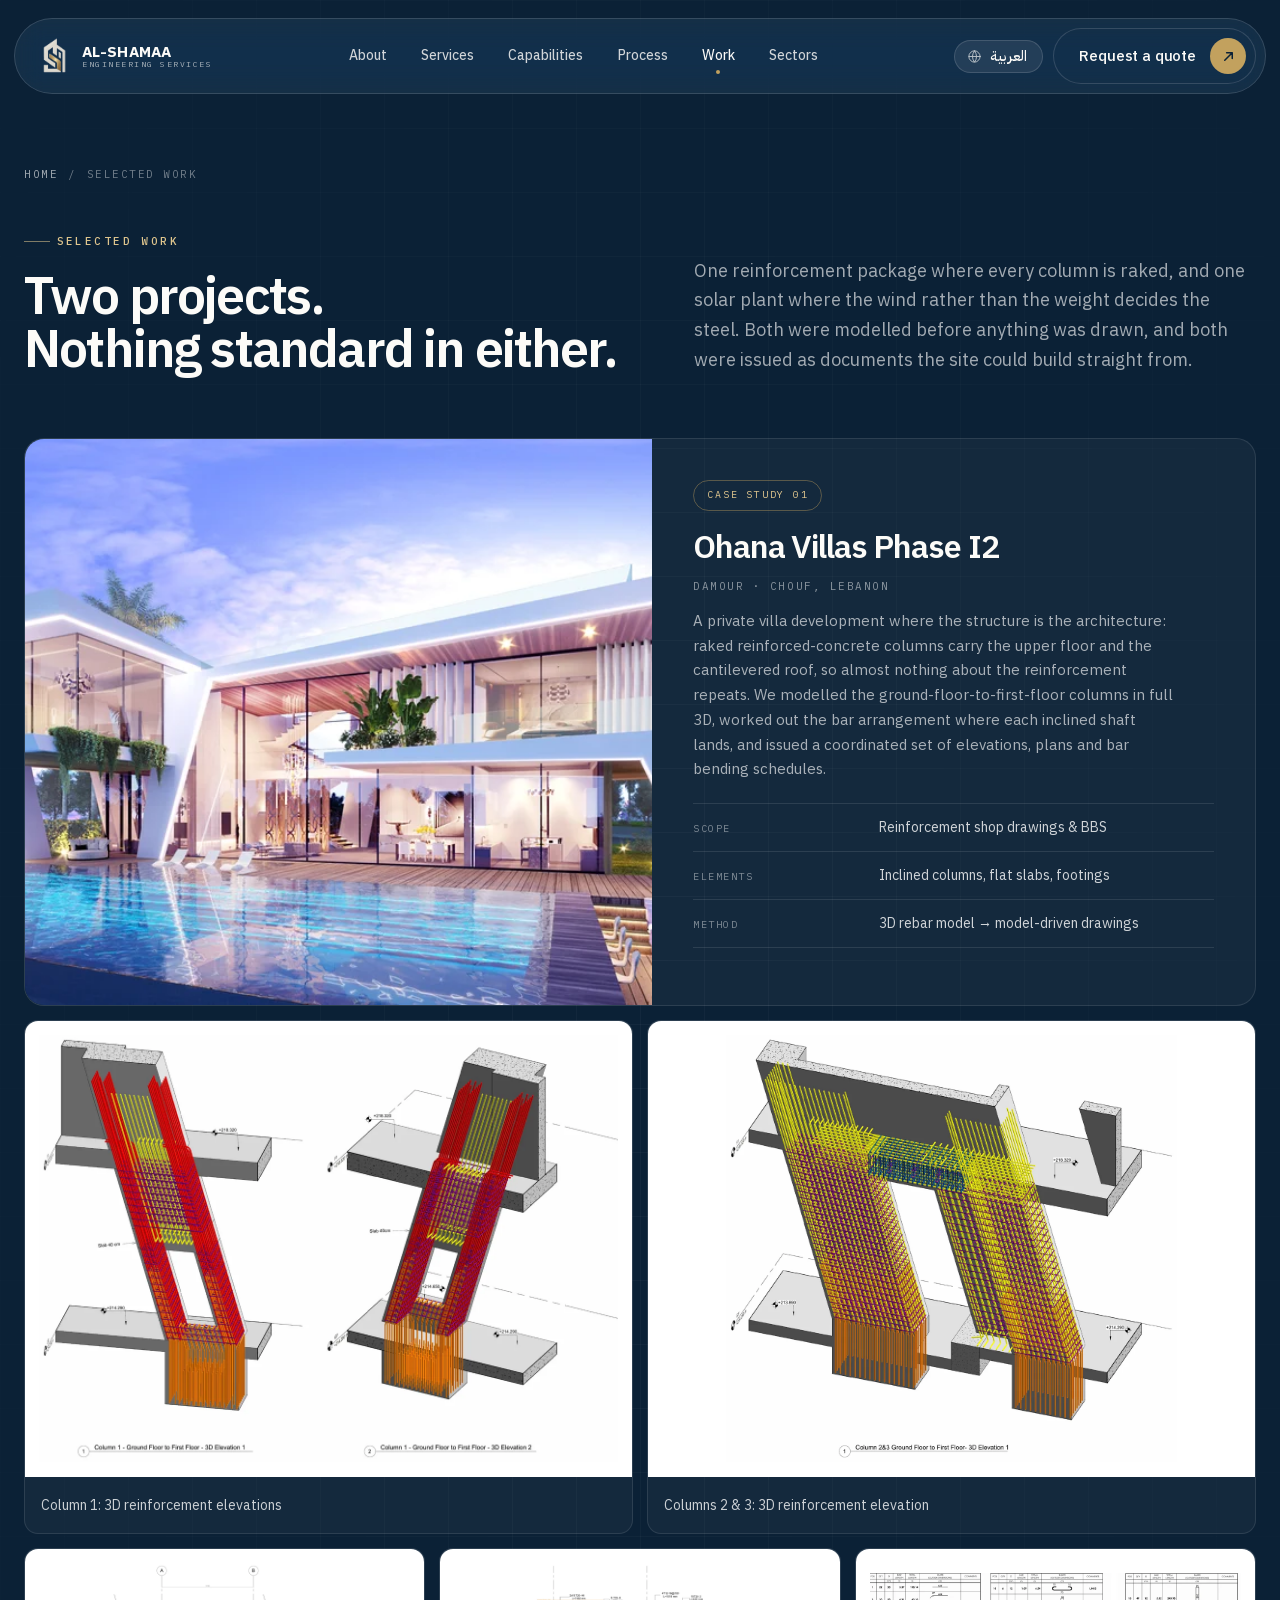
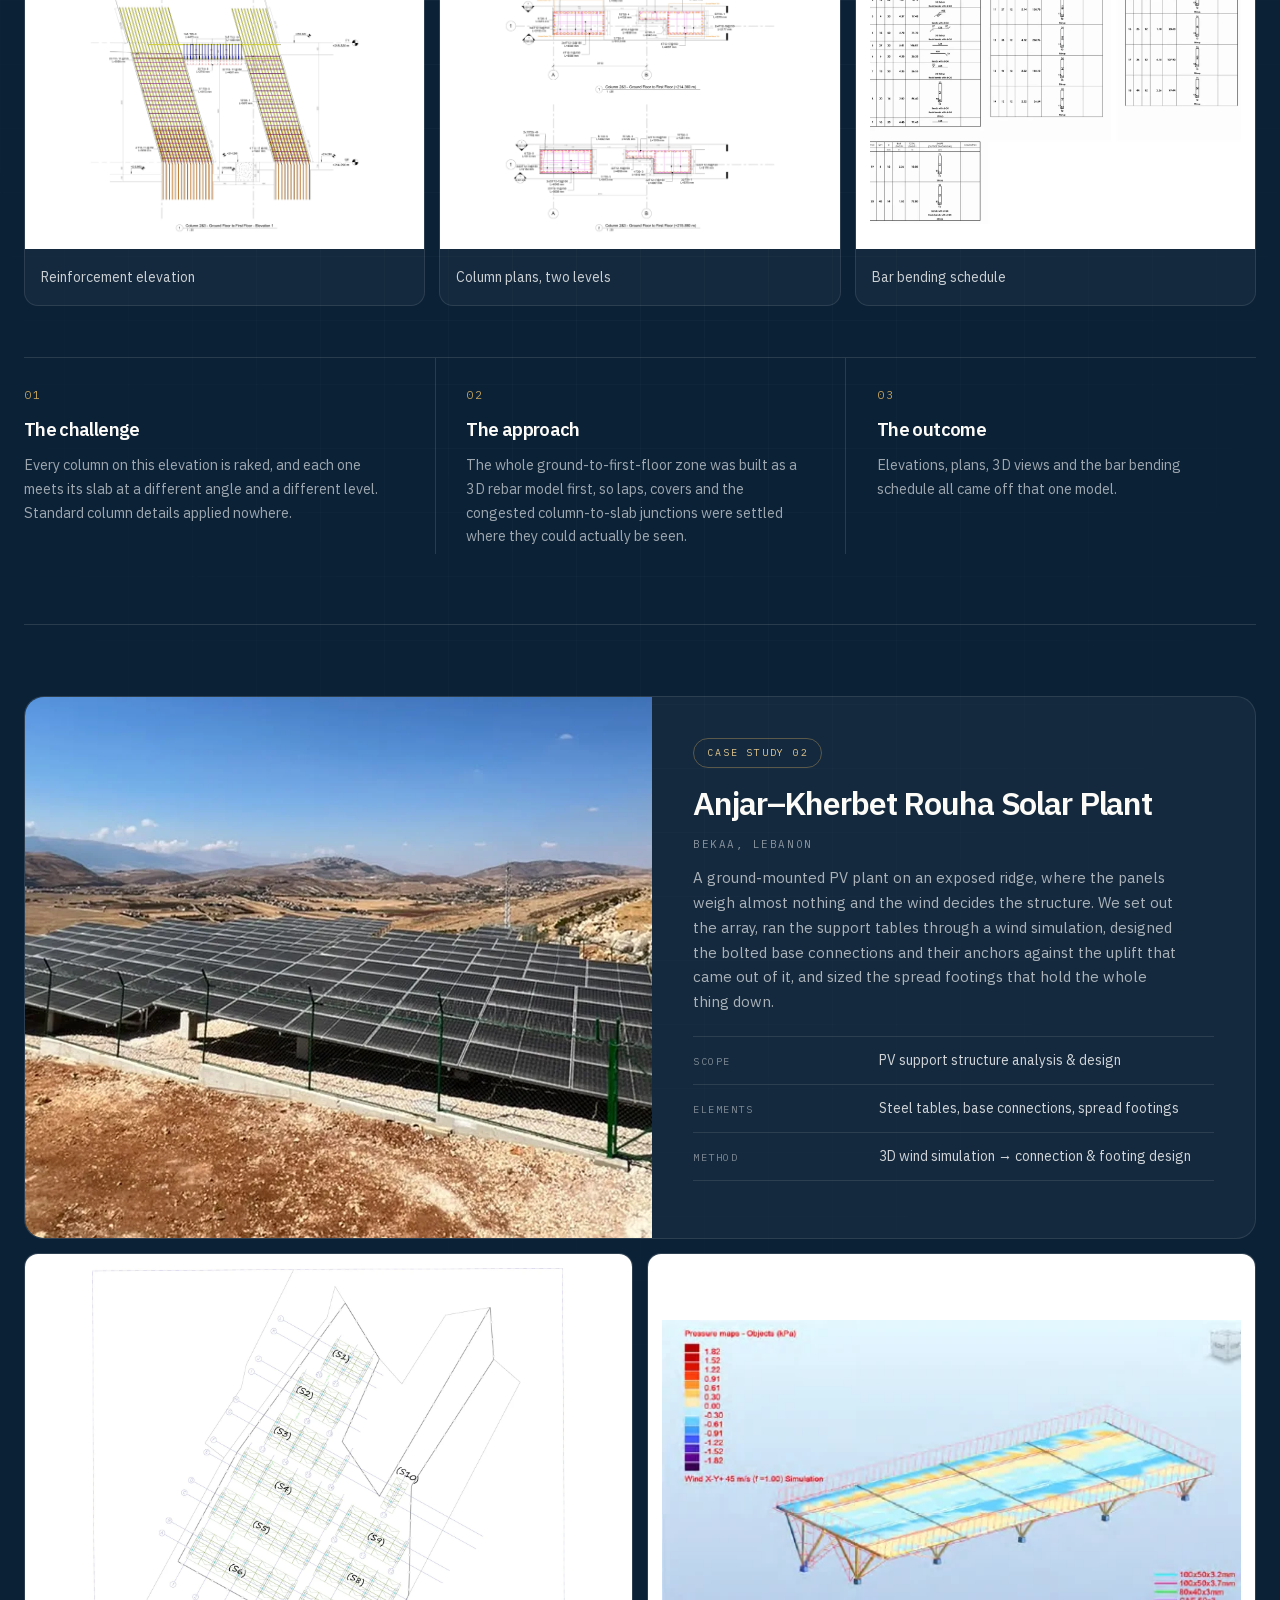
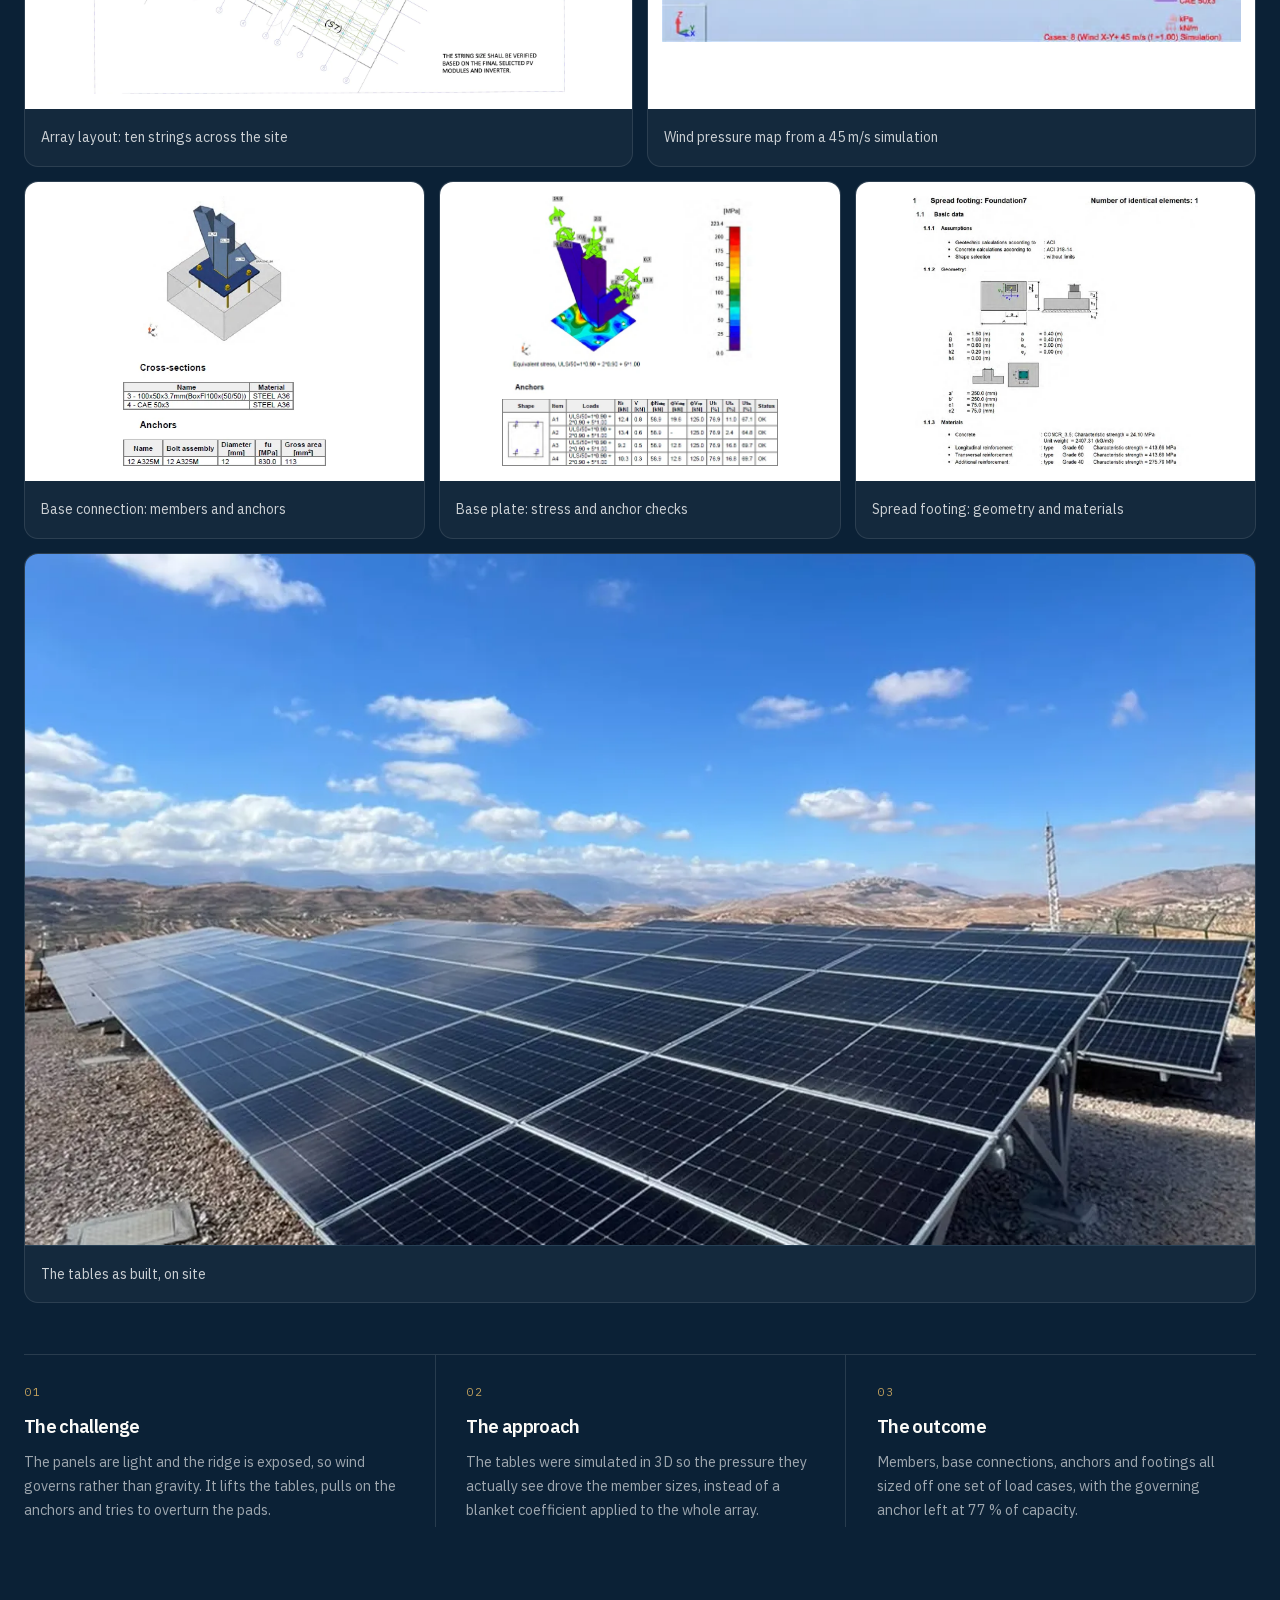
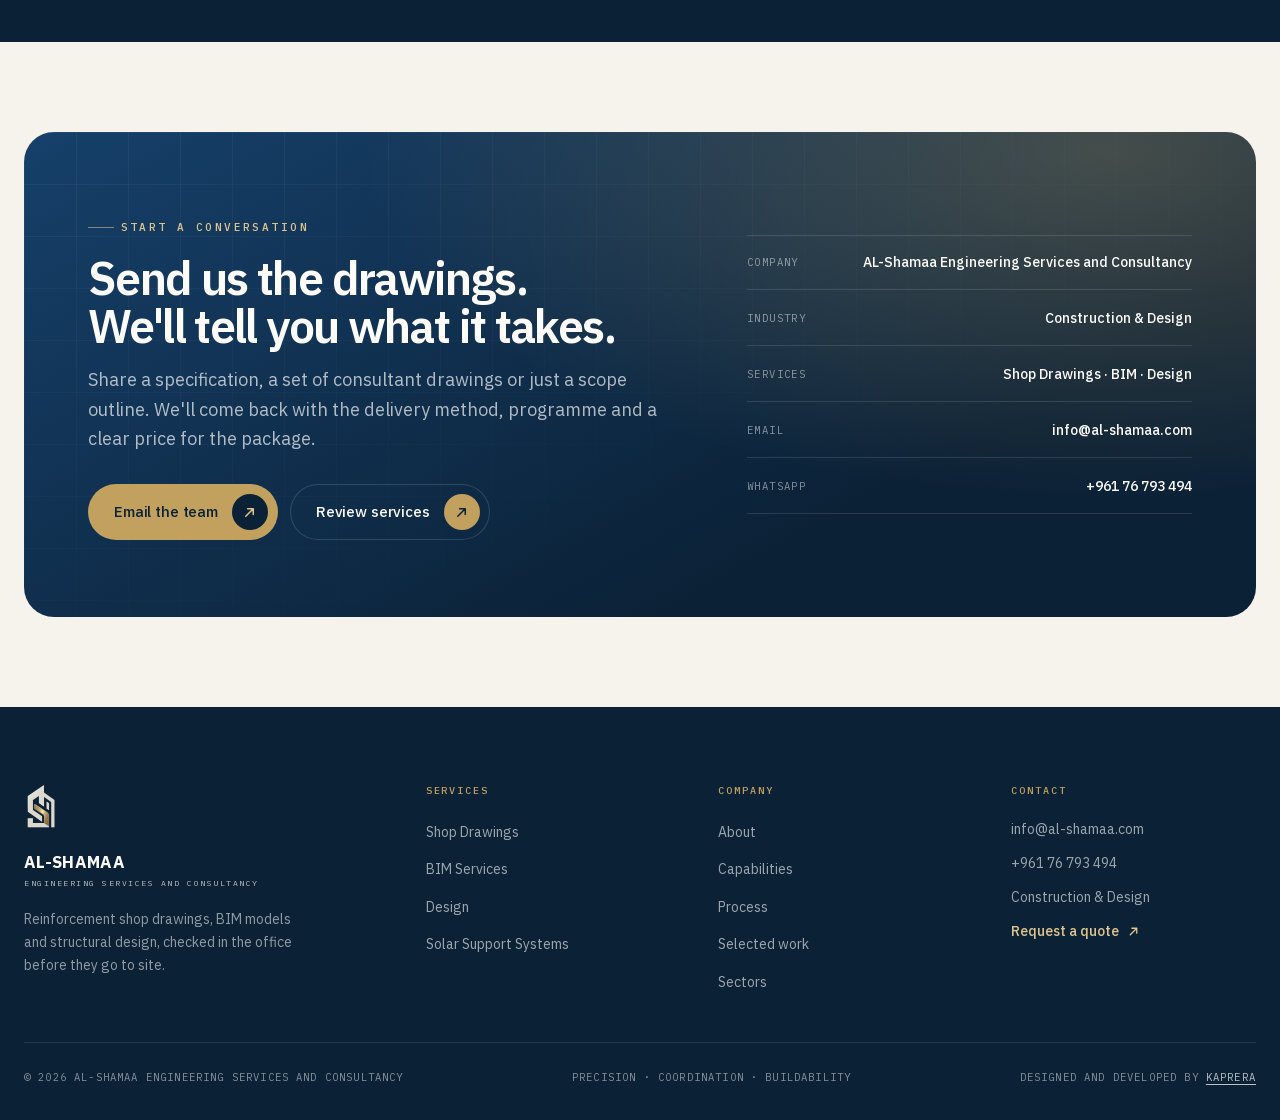
<file: work.html>
<!doctype html>
<html lang="en" dir="ltr">
<head>
<meta charset="utf-8">
<meta name="viewport" content="width=device-width, initial-scale=1">

<title>Selected Work: Reinforcement and Solar Support Case Studies | AL-Shamaa</title>
<meta name="description" content="Two AL-Shamaa case studies in full: the Ohana Villas Phase I2 reinforcement package in Damour, and the Anjar–Kherbet Rouha solar plant support structure in the Bekaa.">
<link rel="canonical" href="https://al-shamaa.com/work.html">
<meta name="robots" content="index, follow, max-image-preview:large, max-snippet:-1">
<meta name="theme-color" content="#0B2136">
<meta name="color-scheme" content="light">

<!-- Restore the saved language before the first paint. Without this a returning
     Arabic visitor gets a full LTR render that then flips to RTL — a whole-page
     reflow and a large layout shift. Kept inline (and out of a file) because a
     blocking request here would cost more than it saves; its sha256 is pinned
     in the CSP so script-src stays free of 'unsafe-inline'. -->
<script>try{if(localStorage.getItem("alshamaa-lang")==="ar"){var d=document.documentElement;d.lang="ar";d.dir="rtl"}}catch(e){}</script>

<link rel="icon" href="assets/img/favicon-32.png" sizes="32x32" type="image/png">
<link rel="apple-touch-icon" href="assets/img/apple-touch-icon.png">

<meta property="og:type" content="website">
<meta property="og:site_name" content="AL-Shamaa Engineering Services and Consultancy">
<meta property="og:url" content="https://al-shamaa.com/work.html">
<meta property="og:locale" content="en">
<meta property="og:locale:alternate" content="ar">
<meta property="og:title" content="Selected Work | AL-Shamaa Engineering Services and Consultancy">
<meta property="og:description" content="Two AL-Shamaa case studies in full: the Ohana Villas Phase I2 reinforcement package in Damour, and the Anjar–Kherbet Rouha solar plant support structure in the Bekaa.">
<meta property="og:image" content="https://al-shamaa.com/assets/img/og-card.jpg">
<meta property="og:image:width" content="1200">
<meta property="og:image:height" content="630">
<meta property="og:image:alt" content="AL-Shamaa Engineering Services and Consultancy: reinforcement detailing, BIM and design.">
<meta name="twitter:card" content="summary_large_image">
<meta name="twitter:title" content="Selected Work | AL-Shamaa Engineering Services and Consultancy">
<meta name="twitter:description" content="Two AL-Shamaa case studies in full: the Ohana Villas Phase I2 reinforcement package in Damour, and the Anjar–Kherbet Rouha solar plant support structure in the Bekaa.">
<meta name="twitter:image" content="https://al-shamaa.com/assets/img/og-card.jpg">

<!-- The two faces this page's first screen paints in: the roman variable Plex
     Sans and the mono behind the eyebrow labels. The italic face the landing
     page preloads is not used anywhere here, so it stays off the critical path. -->
<link rel="preload" href="assets/fonts/plex-sans-var-latin.woff2" as="font" type="font/woff2" crossorigin>
<link rel="preload" href="assets/fonts/plex-mono-500-latin.woff2" as="font" type="font/woff2" crossorigin>
<link rel="stylesheet" href="assets/css/styles.css?v=6">

<script src="assets/js/i18n.js?v=7" defer></script>
<script src="assets/js/main.js?v=1" defer></script>

<script type="application/ld+json">
{
  "@context": "https://schema.org",
  "@type": "CollectionPage",
  "@id": "https://al-shamaa.com/work.html#page",
  "url": "https://al-shamaa.com/work.html",
  "name": "Selected Work",
  "description": "Reinforcement detailing and solar support structure case studies by AL-Shamaa Engineering Services and Consultancy.",
  "isPartOf": { "@type": "WebSite", "url": "https://al-shamaa.com/", "name": "AL-Shamaa Engineering Services and Consultancy" },
  "about": { "@id": "https://al-shamaa.com/#organization" },
  "breadcrumb": {
    "@type": "BreadcrumbList",
    "itemListElement": [
      { "@type": "ListItem", "position": 1, "name": "Home", "item": "https://al-shamaa.com/" },
      { "@type": "ListItem", "position": 2, "name": "Selected Work", "item": "https://al-shamaa.com/work.html" }
    ]
  },
  "mainEntity": {
    "@type": "ItemList",
    "itemListElement": [
      { "@type": "ListItem", "position": 1, "item": {
          "@type": "CreativeWork",
          "name": "Ohana Villas Phase I2",
          "about": "Reinforcement shop drawings and bar bending schedules for a villa on raked reinforced-concrete columns.",
          "locationCreated": { "@type": "Place", "name": "Damour, Chouf, Lebanon" } } },
      { "@type": "ListItem", "position": 2, "item": {
          "@type": "CreativeWork",
          "name": "Anjar–Kherbet Rouha Solar Plant",
          "about": "Wind analysis, steel connection design and spread footing design for a ground-mounted photovoltaic array.",
          "locationCreated": { "@type": "Place", "name": "Bekaa, Lebanon" } } }
    ]
  }
}
</script>
</head>
<body>

<a class="skip" href="#top"><span data-i18n>Skip to content</span></a>

<div class="progress" id="progress" aria-hidden="true"></div>

<!-- ══ Header ══════════════════════════════════════════════════════════ -->
<header class="header" id="header">
  <div class="header__bar">
    <a class="brand" href="index.html">
      <img class="brand__mark brand__mark--light" src="assets/img/mark-light.png" alt="" width="30" height="38">
      <img class="brand__mark brand__mark--dark"  src="assets/img/mark.png" alt="" width="30" height="38">
      <span class="brand__txt">
        <span class="brand__name">AL-SHAMAA</span>
        <span class="brand__sub"><span data-i18n>Engineering Services</span></span>
      </span>
    </a>

    <nav class="nav" id="nav" aria-label="Primary">
      <a href="index.html#about"><span data-i18n>About</span></a>
      <a href="index.html#services"><span data-i18n>Services</span></a>
      <a href="index.html#capabilities"><span data-i18n>Capabilities</span></a>
      <a href="index.html#process"><span data-i18n>Process</span></a>
      <a href="#work" aria-current="page"><span data-i18n>Work</span></a>
      <a href="index.html#sectors"><span data-i18n>Sectors</span></a>
    </nav>

    <div class="header__cta">
      <button class="langbtn" type="button" data-langbtn aria-label="عرض الموقع باللغة العربية"><svg viewBox="0 0 24 24" fill="none" stroke="currentColor" stroke-width="1.5" stroke-linecap="round" stroke-linejoin="round" aria-hidden="true"><circle cx="12" cy="12" r="9"/><path d="M3 12h18"/><path d="M12 3a15 15 0 0 1 0 18a15 15 0 0 1 0-18Z"/></svg><span class="langbtn__label" lang="ar">العربية</span></button>
      <a class="btn btn--ghost" href="#contact">
        <span data-i18n>Request a quote</span>
        <span class="btn__ic" aria-hidden="true">
          <svg viewBox="0 0 16 16" fill="none" stroke="currentColor" stroke-width="1.6" stroke-linecap="round" stroke-linejoin="round"><path d="M4 12 12 4M6 4h6v6"/></svg>
          <svg viewBox="0 0 16 16" fill="none" stroke="currentColor" stroke-width="1.6" stroke-linecap="round" stroke-linejoin="round"><path d="M4 12 12 4M6 4h6v6"/></svg>
        </span>
      </a>
      <button class="burger" id="burger" aria-label="Open menu" aria-expanded="false" aria-controls="drawer">
        <span></span><span></span><span></span>
      </button>
    </div>
  </div>
</header>

<div class="drawer" id="drawer">
  <a href="index.html#about"><span data-i18n>About</span></a>
  <a href="index.html#services"><span data-i18n>Services</span></a>
  <a href="index.html#capabilities"><span data-i18n>Capabilities</span></a>
  <a href="index.html#process"><span data-i18n>Process</span></a>
  <a href="#work"><span data-i18n>Work</span></a>
  <a href="index.html#sectors"><span data-i18n>Sectors</span></a>
  <a href="#contact"><span data-i18n>Contact</span></a>
  <button class="langbtn" type="button" data-langbtn aria-label="عرض الموقع باللغة العربية"><svg viewBox="0 0 24 24" fill="none" stroke="currentColor" stroke-width="1.5" stroke-linecap="round" stroke-linejoin="round" aria-hidden="true"><circle cx="12" cy="12" r="9"/><path d="M3 12h18"/><path d="M12 3a15 15 0 0 1 0 18a15 15 0 0 1 0-18Z"/></svg><span class="langbtn__label" lang="ar">العربية</span></button>
  <p class="drawer__foot"><span data-i18n>AL-SHAMAA · ENGINEERING SERVICES AND CONSULTANCY</span></p>
</div>

<main id="top">

<!-- ══ Selected work / case studies ════════════════════════════════════ -->
<section class="section work workpage" id="work">
  <div class="shell">
    <nav class="crumb" aria-label="Breadcrumb">
      <a href="index.html"><span data-i18n>Home</span></a>
      <span aria-hidden="true">/</span>
      <span aria-current="page"><span data-i18n>Selected work</span></span>
    </nav>

    <div class="section-head">
      <div data-reveal>
        <span class="eyebrow eyebrow--light"><span data-i18n>Selected work</span></span>
        <h1 class="display section-title"><span data-i18n>Two projects.</span><br><span data-i18n>Nothing standard in either.</span></h1>
      </div>
      <p class="lede d-100" data-reveal>
        <span data-i18n>One reinforcement package where every column is raked, and one solar plant where the wind rather than the weight decides the steel. Both were modelled before anything was drawn, and both were issued as documents the site could build straight from.</span>
      </p>
    </div>

    <div class="project" id="ohana">
      <article class="case" data-reveal>
        <figure class="case__hero">
          <img src="assets/img/work/ohana-villa.webp" width="900" height="506" loading="lazy" decoding="async"
               alt="Ohana Villas: a contemporary villa of white, inclined and cantilevered volumes above a reflecting pool.">
        </figure>

        <div class="case__side">
          <span class="case__tag"><span data-i18n>Case study</span> 01</span>
          <h3 class="case__title">Ohana Villas <span data-i18n>Phase I2</span></h3>
          <p class="case__loc"><span data-i18n>Damour · Chouf, Lebanon</span></p>
          <p class="case__lede">
            <span data-i18n>A private villa development where the structure is the architecture: raked reinforced-concrete columns carry the upper floor and the cantilevered roof, so almost nothing about the reinforcement repeats. We modelled the ground-floor-to-first-floor columns in full 3D, worked out the bar arrangement where each inclined shaft lands, and issued a coordinated set of elevations, plans and bar bending schedules.</span>
          </p>
          <dl class="case__facts">
            <div><dt><span data-i18n>Scope</span></dt><dd><span data-i18n>Reinforcement shop drawings &amp; BBS</span></dd></div>
            <div><dt><span data-i18n>Elements</span></dt><dd><span data-i18n>Inclined columns, flat slabs, footings</span></dd></div>
            <div><dt><span data-i18n>Method</span></dt><dd><span data-i18n>3D rebar model → model-driven drawings</span></dd></div>
          </dl>
        </div>
      </article>

      <div class="case-grid">

        <figure class="sheet sheet--half" data-reveal>
          <div class="sheet__img">
            <img src="assets/img/work/ohana-3d-column-1.webp" width="1200" height="884" loading="lazy" decoding="async"
                 alt="Two 3D views of the reinforcement in inclined Column 1, showing starter bars, main bars and links passing through the slab.">
          </div>
          <figcaption>
            <span class="sheet__t"><span data-i18n>Column 1: 3D reinforcement elevations</span></span>
          </figcaption>
        </figure>

        <figure class="sheet sheet--half d-70" data-reveal>
          <div class="sheet__img">
            <img src="assets/img/work/ohana-3d-columns-23.webp" width="1200" height="1132" loading="lazy" decoding="async"
                 alt="3D reinforcement model of the twin inclined Columns 2 and 3 and the beam spanning between them.">
          </div>
          <figcaption>
            <span class="sheet__t"><span data-i18n>Columns 2 &amp; 3: 3D reinforcement elevation</span></span>
          </figcaption>
        </figure>

        <figure class="sheet sheet--third" data-reveal>
          <div class="sheet__img">
            <img src="assets/img/work/ohana-elevation.webp" width="1200" height="1189" loading="lazy" decoding="async"
                 alt="Reinforcement elevation of the inclined Columns 2 and 3 with bar marks, spacings and cut lengths annotated.">
          </div>
          <figcaption>
            <span class="sheet__t"><span data-i18n>Reinforcement elevation</span></span>
          </figcaption>
        </figure>

        <figure class="sheet sheet--third d-70" data-reveal>
          <div class="sheet__img">
            <img src="assets/img/work/ohana-plans.webp" width="1200" height="1187" loading="lazy" decoding="async"
                 alt="Reinforcement plans of Columns 2 and 3 at two floor levels, with bar marks and dimensions between grids A and B.">
          </div>
          <figcaption>
            <span class="sheet__t"><span data-i18n>Column plans, two levels</span></span>
          </figcaption>
        </figure>

        <figure class="sheet sheet--third d-140" data-reveal>
          <div class="sheet__img">
            <img src="assets/img/work/ohana-bbs.webp" width="1200" height="813" loading="lazy" decoding="async"
                 alt="Bar bending schedule listing position, quantity, diameter, cut length and bending shape for every bar mark.">
          </div>
          <figcaption>
            <span class="sheet__t"><span data-i18n>Bar bending schedule</span></span>
          </figcaption>
        </figure>

      </div>

      <div class="case-notes">
        <div class="cnote" data-reveal>
          <span class="cnote__n">01</span>
          <h4><span data-i18n>The challenge</span></h4>
          <p><span data-i18n>Every column on this elevation is raked, and each one meets its slab at a different angle and a different level. Standard column details applied nowhere.</span></p>
        </div>
        <div class="cnote d-70" data-reveal>
          <span class="cnote__n">02</span>
          <h4><span data-i18n>The approach</span></h4>
          <p><span data-i18n>The whole ground-to-first-floor zone was built as a 3D rebar model first, so laps, covers and the congested column-to-slab junctions were settled where they could actually be seen.</span></p>
        </div>
        <div class="cnote d-140" data-reveal>
          <span class="cnote__n">03</span>
          <h4><span data-i18n>The outcome</span></h4>
          <p><span data-i18n>Elevations, plans, 3D views and the bar bending schedule all came off that one model.</span></p>
        </div>
      </div>
    </div>

    <div class="project" id="solar">
      <article class="case" data-reveal>
        <figure class="case__hero">
          <img src="assets/img/work/pv-array.webp" width="1600" height="900" loading="lazy" decoding="async"
               alt="The completed solar plant on a Bekaa hillside: rows of panels on concrete plinths inside a perimeter fence, with the valley and mountains behind.">
        </figure>

        <div class="case__side">
          <span class="case__tag"><span data-i18n>Case study</span> 02</span>
          <h3 class="case__title"><span data-i18n>Anjar–Kherbet Rouha Solar Plant</span></h3>
          <p class="case__loc"><span data-i18n>Bekaa, Lebanon</span></p>
          <p class="case__lede">
            <span data-i18n>A ground-mounted PV plant on an exposed ridge, where the panels weigh almost nothing and the wind decides the structure. We set out the array, ran the support tables through a wind simulation, designed the bolted base connections and their anchors against the uplift that came out of it, and sized the spread footings that hold the whole thing down.</span>
          </p>
          <dl class="case__facts">
            <div><dt><span data-i18n>Scope</span></dt><dd><span data-i18n>PV support structure analysis &amp; design</span></dd></div>
            <div><dt><span data-i18n>Elements</span></dt><dd><span data-i18n>Steel tables, base connections, spread footings</span></dd></div>
            <div><dt><span data-i18n>Method</span></dt><dd><span data-i18n>3D wind simulation → connection &amp; footing design</span></dd></div>
          </dl>
        </div>
      </article>

      <div class="case-grid">

        <figure class="sheet sheet--half" data-reveal>
          <div class="sheet__img">
            <img src="assets/img/work/pv-layout.webp" width="1400" height="1260" loading="lazy" decoding="async"
                 alt="Site plan of the photovoltaic array: ten panel strings labelled S1 to S10 set out on a lettered and numbered grid across the plot.">
          </div>
          <figcaption>
            <span class="sheet__t"><span data-i18n>Array layout: ten strings across the site</span></span>
          </figcaption>
        </figure>

        <figure class="sheet sheet--half d-70" data-reveal>
          <div class="sheet__img">
            <img src="assets/img/work/pv-wind.webp" width="561" height="312" loading="lazy" decoding="async"
                 alt="Wind pressure map in kilopascals across the 3D model of a panel support table, from a 45 metre-per-second wind simulation.">
          </div>
          <figcaption>
            <span class="sheet__t"><span data-i18n>Wind pressure map from a 45 m/s simulation</span></span>
          </figcaption>
        </figure>

        <figure class="sheet sheet--third" data-reveal>
          <div class="sheet__img">
            <img src="assets/img/work/pv-connection.webp" width="321" height="428" loading="lazy" decoding="async"
                 alt="3D view of a support frame base: box sections and an angle brace landing on a plate anchored into a concrete pedestal, above the cross-section schedule.">
          </div>
          <figcaption>
            <span class="sheet__t"><span data-i18n>Base connection: members and anchors</span></span>
          </figcaption>
        </figure>

        <figure class="sheet sheet--third d-70" data-reveal>
          <div class="sheet__img">
            <img src="assets/img/work/pv-anchors.webp" width="559" height="548" loading="lazy" decoding="async"
                 alt="Equivalent stress plot on the base plate under the governing load combination, with each of the four anchors listed and its utilisation checked.">
          </div>
          <figcaption>
            <span class="sheet__t"><span data-i18n>Base plate: stress and anchor checks</span></span>
          </figcaption>
        </figure>

        <figure class="sheet sheet--third d-140" data-reveal>
          <div class="sheet__img">
            <img src="assets/img/work/pv-footing.webp" width="497" height="471" loading="lazy" decoding="async"
                 alt="Spread footing design output: pad and pedestal geometry dimensioned, with the concrete strength and reinforcement grades listed below.">
          </div>
          <figcaption>
            <span class="sheet__t"><span data-i18n>Spread footing: geometry and materials</span></span>
          </figcaption>
        </figure>

        <figure class="sheet sheet--full sheet--photo d-70" data-reveal>
          <div class="sheet__img">
            <img src="assets/img/work/pv-built.webp" width="1600" height="900" loading="lazy" decoding="async"
                 alt="The finished array from ground level: panels carried on galvanised steel tables over a gravel bed, with the Bekaa hills beyond.">
          </div>
          <figcaption>
            <span class="sheet__t"><span data-i18n>The tables as built, on site</span></span>
          </figcaption>
        </figure>

      </div>

      <div class="case-notes">
        <div class="cnote" data-reveal>
          <span class="cnote__n">01</span>
          <h4><span data-i18n>The challenge</span></h4>
          <p><span data-i18n>The panels are light and the ridge is exposed, so wind governs rather than gravity. It lifts the tables, pulls on the anchors and tries to overturn the pads.</span></p>
        </div>
        <div class="cnote d-70" data-reveal>
          <span class="cnote__n">02</span>
          <h4><span data-i18n>The approach</span></h4>
          <p><span data-i18n>The tables were simulated in 3D so the pressure they actually see drove the member sizes, instead of a blanket coefficient applied to the whole array.</span></p>
        </div>
        <div class="cnote d-140" data-reveal>
          <span class="cnote__n">03</span>
          <h4><span data-i18n>The outcome</span></h4>
          <p><span data-i18n>Members, base connections, anchors and footings all sized off one set of load cases, with the governing anchor left at 77 % of capacity.</span></p>
        </div>
      </div>
    </div>
  </div>
</section>

<section class="cta" id="contact">
  <div class="shell">
    <div class="cta__panel" data-reveal>
      <div>
        <span class="eyebrow eyebrow--light"><span data-i18n>Start a conversation</span></span>
        <h2 class="display cta__title"><span data-i18n>Send us the drawings.</span><br><span data-i18n>We'll tell you what it takes.</span></h2>
        <p class="lede">
          <span data-i18n>Share a specification, a set of consultant drawings or just a scope outline. We'll come back with the delivery method, programme and a clear price for the package.</span>
        </p>
        <div class="cta__actions">
          <a class="btn btn--gold" href="mailto:info@al-shamaa.com?subject=Project%20enquiry%3A%20reinforcement%20detailing">
            <span data-i18n>Email the team</span>
            <span class="btn__ic" aria-hidden="true">
              <svg viewBox="0 0 16 16" fill="none" stroke="currentColor" stroke-width="1.6" stroke-linecap="round" stroke-linejoin="round"><path d="M4 12 12 4M6 4h6v6"/></svg>
          <svg viewBox="0 0 16 16" fill="none" stroke="currentColor" stroke-width="1.6" stroke-linecap="round" stroke-linejoin="round"><path d="M4 12 12 4M6 4h6v6"/></svg>
            </span>
          </a>
          <a class="btn btn--ghost" href="index.html#services">
            <span data-i18n>Review services</span>
            <span class="btn__ic" aria-hidden="true">
              <svg viewBox="0 0 16 16" fill="none" stroke="currentColor" stroke-width="1.6" stroke-linecap="round" stroke-linejoin="round"><path d="M4 12 12 4M6 4h6v6"/></svg>
          <svg viewBox="0 0 16 16" fill="none" stroke="currentColor" stroke-width="1.6" stroke-linecap="round" stroke-linejoin="round"><path d="M4 12 12 4M6 4h6v6"/></svg>
            </span>
          </a>
        </div>
      </div>

      <!-- PLACEHOLDER: info@al-shamaa.com is a stand-in. Replace every
           mailto: on this page (here, in the buttons above and in the footer)
           with the real address, and add a location row if wanted. -->
      <dl class="cta__facts">
        <div class="cta__fact"><dt><span data-i18n>Company</span></dt><dd><span data-i18n>AL-Shamaa Engineering Services and Consultancy</span></dd></div>
        <div class="cta__fact"><dt><span data-i18n>Industry</span></dt><dd><span data-i18n>Construction &amp; Design</span></dd></div>
        <div class="cta__fact"><dt><span data-i18n>Services</span></dt><dd><span data-i18n>Shop Drawings · BIM · Design</span></dd></div>
        <div class="cta__fact"><dt><span data-i18n>Email</span></dt><dd><a href="mailto:info@al-shamaa.com">info@al-shamaa.com</a></dd></div>
        <div class="cta__fact"><dt><span data-i18n>WhatsApp</span></dt><dd><a class="phone" href="https://wa.me/96176793494" target="_blank" rel="noopener">+961 76 793 494</a></dd></div>
      </dl>
    </div>
  </div>
</section>

</main>

<!-- ══ Footer ══════════════════════════════════════════════════════════ -->
<footer class="footer">
  <div class="shell">
    <div class="footer__top">
      <div class="footer__brand">
        <img class="brand__mark" src="assets/img/mark-light.png" alt="AL-Shamaa" width="38" height="48">
        <div>
          <div class="brand__name">AL-SHAMAA</div>
          <div class="brand__sub"><span data-i18n>Engineering Services and Consultancy</span></div>
        </div>
        <p class="footer__blurb">
          <span data-i18n>Reinforcement shop drawings, BIM models and structural design, checked in the office before they go to site.</span>
        </p>
      </div>

      <div>
        <h3><span data-i18n>Services</span></h3>
        <ul>
          <li><a href="index.html#services"><span data-i18n>Shop Drawings</span></a></li>
          <li><a href="index.html#services"><span data-i18n>BIM Services</span></a></li>
          <li><a href="index.html#services"><span data-i18n>Design</span></a></li>
          <li><a href="index.html#sectors"><span data-i18n>Solar Support Systems</span></a></li>
        </ul>
      </div>

      <div>
        <h3><span data-i18n>Company</span></h3>
        <ul>
          <li><a href="index.html#about"><span data-i18n>About</span></a></li>
          <li><a href="index.html#capabilities"><span data-i18n>Capabilities</span></a></li>
          <li><a href="index.html#process"><span data-i18n>Process</span></a></li>
          <li><a href="#work" aria-current="page"><span data-i18n>Selected work</span></a></li>
          <li><a href="index.html#sectors"><span data-i18n>Sectors</span></a></li>
        </ul>
      </div>

      <div>
        <h3><span data-i18n>Contact</span></h3>
        <address>
          <a href="mailto:info@al-shamaa.com">info@al-shamaa.com</a>
          <a class="phone" href="https://wa.me/96176793494" target="_blank" rel="noopener">+961 76 793 494</a>
          <span><span data-i18n>Construction &amp; Design</span></span>
          <a class="tlink" href="#contact">
            <span data-i18n>Request a quote</span>
            <svg viewBox="0 0 16 16" fill="none" stroke="currentColor" stroke-width="1.6" stroke-linecap="round" stroke-linejoin="round"><path d="M4 12 12 4M6 4h6v6"/></svg>
          </a>
        </address>
      </div>
    </div>

    <div class="footer__bottom">
      <span>© <span id="yr">2026</span> <span data-i18n>AL-SHAMAA ENGINEERING SERVICES AND CONSULTANCY</span></span>
      <span><span data-i18n>PRECISION · COORDINATION · BUILDABILITY</span></span>
      <span class="footer__credit"><span data-i18n>DESIGNED AND DEVELOPED BY</span> <a href="https://kaprera.com" target="_blank" rel="noopener">KAPRERA</a></span>
    </div>
  </div>
</footer>

</body>
</html>
</file>
<file: assets/css/styles.css>
/* ==========================================================================
   AL-SHAMAA Engineering Services and Consultancy
   Landing page stylesheet
   ========================================================================== */

/* --- Fonts -------------------------------------------------------------- */
/* Self-hosted so the critical path holds no third-party connection. Latin is
   subset to Latin-1 + punctuation; IBM Plex Sans ships as one variable file
   covering 100-700, so every roman weight on the page costs a single request.
   The Arabic faces carry an Arabic-only unicode-range, so an English visitor
   never downloads them — the browser fetches them the moment the page flips
   to Arabic and not before. */
@font-face{
  font-family:"IBM Plex Sans";
  src:url("../fonts/plex-sans-var-latin.woff2") format("woff2");
  font-weight:100 700;
  font-style:normal;
  font-display:swap;
  unicode-range:U+0000-00FF,U+0131,U+0152-0153,U+02BB-02BC,U+02C6,U+02DA,U+02DC,U+2000-206F,U+20AC,U+2122,U+2191,U+2193,U+2212,U+2215,U+FEFF,U+FFFD;
}
@font-face{
  font-family:"IBM Plex Sans";
  src:url("../fonts/plex-sans-italic-var-latin.woff2") format("woff2");
  font-weight:100 700;
  font-style:italic;
  font-display:swap;
  unicode-range:U+0000-00FF,U+0131,U+0152-0153,U+02BB-02BC,U+02C6,U+02DA,U+02DC,U+2000-206F,U+20AC,U+2122,U+2191,U+2193,U+2212,U+2215,U+FEFF,U+FFFD;
}
@font-face{
  font-family:"IBM Plex Mono";
  src:url("../fonts/plex-mono-400-latin.woff2") format("woff2");
  font-weight:400; font-style:normal; font-display:swap;
  unicode-range:U+0000-00FF,U+0131,U+0152-0153,U+02BB-02BC,U+02C6,U+02DA,U+02DC,U+2000-206F,U+20AC,U+2122,U+2191,U+2193,U+2212,U+2215,U+FEFF,U+FFFD;
}
@font-face{
  font-family:"IBM Plex Mono";
  src:url("../fonts/plex-mono-500-latin.woff2") format("woff2");
  font-weight:500; font-style:normal; font-display:swap;
  unicode-range:U+0000-00FF,U+0131,U+0152-0153,U+02BB-02BC,U+02C6,U+02DA,U+02DC,U+2000-206F,U+20AC,U+2122,U+2191,U+2193,U+2212,U+2215,U+FEFF,U+FFFD;
}
@font-face{
  font-family:"IBM Plex Sans Arabic";
  src:url("../fonts/plex-arabic-400-arabic.woff2") format("woff2");
  font-weight:400; font-style:normal; font-display:swap;
  unicode-range:U+0600-06FF,U+0750-077F,U+0870-088E,U+0890-0891,U+08A0-08FF,U+200C-200E,U+2010-2011,U+204F,U+2E41,U+FB50-FDFF,U+FE70-FE74,U+FE76-FEFC;
}
@font-face{
  font-family:"IBM Plex Sans Arabic";
  src:url("../fonts/plex-arabic-500-arabic.woff2") format("woff2");
  font-weight:500; font-style:normal; font-display:swap;
  unicode-range:U+0600-06FF,U+0750-077F,U+0870-088E,U+0890-0891,U+08A0-08FF,U+200C-200E,U+2010-2011,U+204F,U+2E41,U+FB50-FDFF,U+FE70-FE74,U+FE76-FEFC;
}
@font-face{
  font-family:"IBM Plex Sans Arabic";
  src:url("../fonts/plex-arabic-600-arabic.woff2") format("woff2");
  font-weight:600; font-style:normal; font-display:swap;
  unicode-range:U+0600-06FF,U+0750-077F,U+0870-088E,U+0890-0891,U+08A0-08FF,U+200C-200E,U+2010-2011,U+204F,U+2E41,U+FB50-FDFF,U+FE70-FE74,U+FE76-FEFC;
}
@font-face{
  font-family:"IBM Plex Sans Arabic";
  src:url("../fonts/plex-arabic-700-arabic.woff2") format("woff2");
  font-weight:700; font-style:normal; font-display:swap;
  unicode-range:U+0600-06FF,U+0750-077F,U+0870-088E,U+0890-0891,U+08A0-08FF,U+200C-200E,U+2010-2011,U+204F,U+2E41,U+FB50-FDFF,U+FE70-FE74,U+FE76-FEFC;
}

/* The language button shows the word "العربية" while the page is in English,
   and those seven letters alone were enough to pull the full 32 KB Arabic face
   onto every English page load. They get their own 2.7 KB face containing
   exactly that word; the full family still loads the moment the page flips. */
@font-face{
  font-family:"Plex Arabic Label";
  src:url("../fonts/plex-arabic-500-langbtn.woff2") format("woff2");
  font-weight:500; font-style:normal; font-display:swap;
}

/* Metric-matched fallbacks. While Plex is in flight the page renders in Arial
   (or the platform equivalent) scaled and re-shouldered to Plex's own metrics,
   so the swap when Plex lands moves nothing — this is what keeps CLS at zero
   despite font-display:swap. Values derived from Plex's hhea/OS-2 tables:
   ascent 1025/1000, descent 275/1000, both divided by the size-adjust ratio. */
@font-face{
  font-family:"Plex Sans Fallback";
  src:local("Arial"),local("Helvetica Neue"),local("Helvetica"),local("Liberation Sans"),local("Roboto"),local("Segoe UI");
  size-adjust:97.5%;
  ascent-override:105.13%;
  descent-override:28.21%;
  line-gap-override:0%;
}
@font-face{
  font-family:"Plex Mono Fallback";
  src:local("Menlo"),local("Consolas"),local("DejaVu Sans Mono"),local("Liberation Mono"),local("Courier New");
  size-adjust:99.7%;
  ascent-override:102.81%;
  descent-override:27.58%;
  line-gap-override:0%;
}

/* --- Tokens ------------------------------------------------------------- */
:root{
  --ink:        #0B2136;
  --navy:       #143651;
  --navy-600:   #1B4568;
  --navy-400:   #35618B;
  --navy-200:   #8AA4BE;
  --gold:       #C2A15E;
  --gold-light: #E0C68E;
  --gold-deep:  #856A42;
  --cream:      #F6F3EC;
  --paper:      #FCFBF8;
  --white:      #FFFFFF;

  --line:       rgba(20,54,81,.13);
  --line-soft:  rgba(20,54,81,.07);
  --line-dark:  rgba(255,255,255,.14);

  --text:       #16324A;
  --text-soft:  #5B7189;
  --text-dim:   rgba(255,255,255,.62);

  /* IBM Plex: an engineering-documentation superfamily. "IBM Plex Sans Arabic"
     is the matched Arabic companion, so both scripts share one skeleton. */
  --font-display: "IBM Plex Sans", "IBM Plex Sans Arabic", "Plex Sans Fallback", -apple-system, BlinkMacSystemFont, sans-serif;
  --font-sans:    "IBM Plex Sans", "IBM Plex Sans Arabic", "Plex Sans Fallback", -apple-system, BlinkMacSystemFont, sans-serif;
  --font-mono:    "IBM Plex Mono", "IBM Plex Sans Arabic", "Plex Mono Fallback", ui-monospace, "SF Mono", Menlo, monospace;
  --display-weight: 600;
  --display-track: -.035em;

  --r-lg: 30px;
  --r-md: 20px;
  --r-sm: 14px;

  --shell: min(1320px, 100% - 48px);
  --hero-gutter: 14px;
  --hero-w: min(1800px, 100% - (var(--hero-gutter) * 2));
  --ease: cubic-bezier(.22,.61,.36,1);
  --ease-out: cubic-bezier(.16,1,.3,1);
  --ease-flood: cubic-bezier(.33,0,.15,1);  /* gentle in, long settle */
}

/* --- Reset -------------------------------------------------------------- */
*,*::before,*::after{ box-sizing:border-box; }
html{ -webkit-text-size-adjust:100%; scroll-behavior:smooth; }
body{
  margin:0;
  font-family:var(--font-sans);
  font-size:16px;
  line-height:1.65;
  color:var(--text);
  background:var(--cream);
  -webkit-font-smoothing:antialiased;
  -moz-osx-font-smoothing:grayscale;
  overflow-x:hidden;
}
img,svg{ display:block; max-width:100%; }
a{ color:inherit; text-decoration:none; }
button{ font:inherit; color:inherit; border:0; background:none; cursor:pointer; }
h1,h2,h3,h4,p,figure,blockquote{ margin:0; }
ul{ margin:0; padding:0; list-style:none; }
:focus-visible{ outline:2px solid var(--gold); outline-offset:3px; border-radius:4px; }

/* Skip link: off-screen until focused, then a solid pill over the header. */
.skip{
  position:fixed; z-index:200;
  inset-block-start:10px; inset-inline-start:10px;
  transform:translateY(-200%);
  padding:11px 18px;
  border-radius:999px;
  background:var(--ink); color:var(--paper);
  font-family:var(--font-mono);
  font-size:.72rem; letter-spacing:.12em; text-transform:uppercase;
}
.skip:focus-visible{ transform:translateY(0); }
::selection{ background:var(--gold); color:var(--ink); }

/* --- Type helpers ------------------------------------------------------- */
.display{
  font-family:var(--font-display);
  font-weight:var(--display-weight);
  line-height:1.02;
  letter-spacing:var(--display-track);
}
.eyebrow{
  font-family:var(--font-mono);
  font-size:.6875rem;
  letter-spacing:.22em;
  text-transform:uppercase;
  font-weight:500;
  color:var(--gold-deep);
  display:inline-flex;
  align-items:center;
  gap:.6em;
}
.eyebrow::before{
  content:"";
  width:26px; height:1px;
  background:currentColor;
  opacity:.55;
}
.eyebrow--light{ color:var(--gold-light); }
.lede{ font-size:clamp(1rem,.95rem + .3vw,1.125rem); color:var(--text-soft); max-width:56ch; }
.gold{ color:var(--gold-deep); }
.gold-l{ color:var(--gold); }
.italic{ font-style:italic; }

/* --- Layout ------------------------------------------------------------- */
.shell{ width:var(--shell); margin-inline:auto; }
.section{ padding:clamp(80px,9vw,148px) 0; }
.section-head{ display:grid; gap:22px; margin-bottom:clamp(40px,5vw,72px); }
@media (min-width:900px){
  .section-head{ grid-template-columns:1.05fr .95fr; align-items:end; gap:48px; }
}
.section-title{ font-size:clamp(2rem,1.25rem + 2.6vw,3.25rem); margin-top:18px; }

/* --- Buttons ------------------------------------------------------------ */
/* Hover: the colour floods radially out of the arrow disc until it fills the
   pill, the disc inverts so it stays legible against the flood, and the arrow
   swaps for a fresh one. The circle is anchored on the disc's centre with a
   logical inset, so it mirrors in RTL. */
.btn{
  --btn-bg:var(--navy);
  --btn-fg:var(--paper);
  --btn-hover-fg:var(--ink);
  position:relative;
  display:inline-flex;
  align-items:center;
  gap:14px;
  padding-block:10px;
  padding-inline:26px 10px;
  border-radius:999px;
  background:var(--btn-bg);
  color:var(--btn-fg);
  font-size:.9375rem;
  font-weight:500;
  letter-spacing:-.01em;
  overflow:hidden;
  isolation:isolate;
  transition:color .42s var(--ease-flood) .1s, transform .55s var(--ease-flood);
}
.btn{
  /* the disc's centre: end padding (10px) + half the 36px disc */
  --fill-origin:28px;
  --fill-shift:50%;
}
[dir="rtl"] .btn{ --fill-shift:-50%; }
.btn::before{
  content:"";
  position:absolute; z-index:-1;
  top:50%;
  inset-inline-end:var(--fill-origin);
  width:210%;                 /* wide enough that the far corner is covered */
  aspect-ratio:1;
  translate:var(--fill-shift) -50%;
  border-radius:50%;
  background:linear-gradient(120deg,var(--gold-deep),var(--gold) 55%,var(--gold-light));
  transform:scale(0);
  transition:transform .66s var(--ease-flood);
  will-change:transform;
}
.btn:hover,.btn:focus-visible{ transform:translateY(-2px); color:var(--btn-hover-fg); }
.btn:hover::before,.btn:focus-visible::before{ transform:scale(1); }

/* arrow disc: two arrows, one leaving and one arriving */
.btn__ic{
  position:relative;
  width:36px; height:36px;
  flex:none;
  display:grid; place-items:center;
  border-radius:50%;
  background:var(--gold);
  color:var(--ink);
  overflow:hidden;
  transition:background .5s var(--ease-flood), color .5s var(--ease-flood), transform .55s var(--ease-flood);
}
.btn:hover .btn__ic,.btn:focus-visible .btn__ic{
  background:var(--ink); color:var(--gold-light); transform:scale(1.06);
}
.btn__ic svg{
  grid-area:1/1;
  width:15px; height:15px;
  transition:transform .55s var(--ease-flood), opacity .34s var(--ease);
}
.btn__ic svg:nth-child(2){ transform:translate(-115%,115%); opacity:0; }
.btn:hover .btn__ic svg:nth-child(1),
.btn:focus-visible .btn__ic svg:nth-child(1){ transform:translate(115%,-115%); opacity:0; }
.btn:hover .btn__ic svg:nth-child(2),
.btn:focus-visible .btn__ic svg:nth-child(2){ transform:translate(0,0); opacity:1; }
/* mirror the diagonal so it still reads "forward" in RTL */
[dir="rtl"] .btn__ic svg{ scale:-1 1; }

.btn--light{ --btn-bg:var(--paper); --btn-fg:var(--ink); }
.btn--ghost{
  --btn-bg:transparent; --btn-fg:var(--paper);
  box-shadow:inset 0 0 0 1px var(--line-dark);
}
.btn--gold{
  --btn-bg:var(--gold); --btn-fg:var(--ink); --btn-hover-fg:var(--paper);
}
.btn--gold::before{ background:linear-gradient(100deg,var(--ink),var(--navy)); }
.btn--gold .btn__ic{ background:var(--ink); color:var(--gold-light); }
.btn--gold:hover .btn__ic,.btn--gold:focus-visible .btn__ic{ background:var(--gold); color:var(--ink); }

/* text link with sliding underline */
.tlink{
  display:inline-flex; align-items:center; gap:8px;
  font-size:.875rem; font-weight:500;
  padding-bottom:3px;
  background-image:linear-gradient(var(--gold),var(--gold));
  background-size:0% 1px;
  background-repeat:no-repeat;
  background-position:0 100%;
  transition:background-size .5s var(--ease-out), color .3s;
}
.tlink:hover{ background-size:100% 1px; color:var(--gold-deep); }
.tlink svg{ width:13px; height:13px; transition:transform .45s var(--ease-out); }
.tlink:hover svg{ transform:translate(3px,-3px); }

/* ==========================================================================
   Header
   ========================================================================== */
.header{
  position:fixed;
  inset:0 0 auto 0;
  z-index:100;
  padding:18px 0;
  transition:padding .5s var(--ease);
}
.header.is-stuck{ padding:10px 0; }
.header__bar{
  /* tracks the hero box, so the pill sits flush with the hero's edges */
  width:var(--hero-w);
  margin-inline:auto;
  display:flex;
  align-items:center;
  justify-content:space-between;
  gap:24px;
  /* Logical, so the ends mirror in RTL. Asymmetric on purpose: the start
     holds flat content (the logo) which has to clear the pill's corner
     radius, while the end holds nested pills whose own curve should sit one
     vertical gap from the edge. */
  padding-block:9px;
  padding-inline:26px 9px;
  border-radius:999px;
  background:rgba(252,251,248,.06);
  border:1px solid rgba(255,255,255,.14);
  backdrop-filter:blur(14px) saturate(140%);
  -webkit-backdrop-filter:blur(14px) saturate(140%);
  transition:background .5s var(--ease), border-color .5s var(--ease), box-shadow .5s var(--ease), color .5s var(--ease);
  color:var(--paper);
}
.header.is-stuck .header__bar{
  background:rgba(252,251,248,.86);
  border-color:var(--line);
  box-shadow:0 18px 44px -26px rgba(11,33,54,.4);
  color:var(--ink);
}
.brand{ display:flex; align-items:center; gap:11px; flex:none; }
.brand__mark{ width:30px; height:38px; object-fit:contain; }
.brand__mark--dark{ display:none; }
.header.is-stuck .brand__mark--light{ display:none; }
.header.is-stuck .brand__mark--dark{ display:block; }
.brand__txt{ display:grid; line-height:1.05; }
.brand__name{ font-size:.95rem; font-weight:700; letter-spacing:.02em; }
.brand__sub{
  font-family:var(--font-mono);
  font-size:.5rem; letter-spacing:.19em; text-transform:uppercase;
  opacity:.62;
}
.nav{ display:none; }
@media (min-width:1060px){
  .nav{ display:flex; align-items:center; gap:4px; }
}
.nav a{
  position:relative;
  padding:8px 15px;
  border-radius:999px;
  font-size:.875rem;
  font-weight:450;
  opacity:.82;
  transition:opacity .3s, background .4s var(--ease);
}
.nav a:hover{ opacity:1; background:rgba(255,255,255,.1); }
.header.is-stuck .nav a:hover{ background:rgba(20,54,81,.07); }
.nav a.is-active{ opacity:1; }
.nav a.is-active::after{
  content:""; position:absolute; left:50%; bottom:2px;
  width:4px; height:4px; margin-left:-2px;
  border-radius:50%; background:var(--gold);
}
.header__cta{ display:flex; align-items:center; gap:10px; flex:none; }
.header__cta .btn{ display:none; }
@media (min-width:720px){ .header__cta .btn{ display:inline-flex; } }
.header.is-stuck .btn--ghost{ --btn-fg:var(--ink); box-shadow:inset 0 0 0 1px var(--line); }

.burger{
  width:44px; height:44px;
  border-radius:50%;
  display:grid; place-items:center; gap:5px;
  background:rgba(255,255,255,.1);
  align-content:center;
}
@media (min-width:1060px){ .burger{ display:none; } }
.header.is-stuck .burger{ background:rgba(20,54,81,.07); }
.burger span{
  display:block; width:17px; height:1.5px; background:currentColor; border-radius:2px;
  transition:transform .45s var(--ease-out), opacity .3s;
}
body.menu-open .burger span:nth-child(1){ transform:translateY(6.5px) rotate(45deg); }
body.menu-open .burger span:nth-child(2){ opacity:0; }
body.menu-open .burger span:nth-child(3){ transform:translateY(-6.5px) rotate(-45deg); }

/* mobile drawer */
.drawer{
  position:fixed; inset:0; z-index:99;
  background:var(--ink);
  padding:120px 28px 40px;
  display:grid; align-content:start; gap:6px;
  clip-path:circle(0% at calc(100% - 44px) 44px);
  transition:clip-path .7s var(--ease-out), visibility 0s linear .7s;
  pointer-events:none;
  visibility:hidden;
}
body.menu-open .drawer{
  clip-path:circle(150% at calc(100% - 44px) 44px);
  pointer-events:auto;
  visibility:visible;
  transition:clip-path .7s var(--ease-out), visibility 0s;
}
.drawer a{
  font-family:var(--font-display);
  font-weight:var(--display-weight);
  letter-spacing:var(--display-track);
  font-size:1.9rem;
  color:var(--paper);
  padding:10px 0;
  border-bottom:1px solid rgba(255,255,255,.09);
  opacity:0; transform:translateY(14px);
  transition:opacity .5s var(--ease) .1s, transform .5s var(--ease-out) .1s, color .3s;
}
body.menu-open .drawer a{ opacity:1; transform:none; }
.drawer a:hover{ color:var(--gold-light); }
.drawer__foot{ margin-top:26px; font-family:var(--font-mono); font-size:.72rem; letter-spacing:.12em; color:var(--text-dim); }

/* ==========================================================================
   Hero
   ========================================================================== */
/* Gutter on all four sides: the card floats clear of the fold instead of
   running into the section below it. */
.hero{ padding:var(--hero-gutter) 0; }
.hero__frame{
  position:relative;
  width:var(--hero-w);          /* wider than the content shell, near full bleed */
  margin-inline:auto;
  /* Locked to the viewport minus both gutters: floor for short landscape
     phones, cap so the hero never becomes a void on very tall displays.
     min-height rather than height so nothing is ever clipped. */
  min-height:clamp(560px, calc(100svh - (var(--hero-gutter) * 2)), 1080px);
  border-radius:var(--r-lg);
  overflow:hidden;
  background:
    radial-gradient(120% 90% at 78% 10%, #1E4E76 0%, transparent 58%),
    radial-gradient(90% 70% at 12% 92%, #0E2C46 0%, transparent 60%),
    linear-gradient(165deg, #133C5C 0%, #0B2136 100%);
  background-color:#0B2136;
  display:grid;
  grid-template-rows:1fr auto;   /* content takes the slack, footer hugs the base */
  align-items:end;
  isolation:isolate;
}
/* Two transforms, two elements, so neither has to fight the other:
   - the outer box carries the scroll parallax, rewritten every frame and so
     deliberately untransitioned;
   - the svg carries the pointer drift and the RTL mirror, eased over .9s.
   Both used to be inline styles on one element, where the drift was written as
   margin-left/top — a forced layout on every pointermove, and the single worst
   INP cost on the page — and where the scroll transform silently clobbered the
   RTL flip. Custom properties keep them independent and off the layout path. */
.hero__canvas{
  position:absolute; inset:0; z-index:0;
  --sy:0px; --sc:1;
  transform:translate3d(0, var(--sy), 0) scale(var(--sc));
}
.hero__canvas svg{
  width:100%; height:100%;
  --px:0px; --py:0px; --flip:1;
  transform:translate3d(var(--px), var(--py), 0) scaleX(var(--flip));
  transition:transform .9s var(--ease-out);
}
.hero__glow{
  position:absolute; z-index:1;
  width:52vw; aspect-ratio:1; right:-8vw; top:-14vw;
  background:radial-gradient(circle, rgba(194,161,94,.20) 0%, transparent 66%);
  filter:blur(20px);
  animation:drift 18s ease-in-out infinite alternate;
}
@keyframes drift{ to{ transform:translate3d(-5%,6%,0) scale(1.12); } }
.hero__scrim{
  position:absolute; inset:0; z-index:2;
  background:linear-gradient(to top, rgba(8,25,42,.86) 0%, rgba(8,25,42,.32) 44%, rgba(8,25,42,.12) 100%);
}
.hero__inner{
  position:relative; z-index:3;
  padding:clamp(96px,6vw,124px) clamp(22px,3vw,56px) clamp(18px,2.4vh,32px);
  display:grid; gap:clamp(24px,3.4vh,44px);
  color:var(--paper);
  width:100%;
}
@media (min-width:1000px){
  .hero__inner{ grid-template-columns:minmax(0,1fr) auto; align-items:end; gap:56px; }
}
.hero__title{
  /* min() against svh keeps three lines inside a short viewport */
  font-size:clamp(2.4rem, min(1.35rem + 5.6vw, 10svh), 5.75rem);
  line-height:1.04;
  max-width:16ch;
  margin:clamp(14px,1.6vh,22px) 0 clamp(16px,2vh,24px);
}
.hero__title .ln{ display:block; overflow:hidden; }
.hero__title .ln > span{
  display:block;
  transform:translateY(105%);
  animation:riseIn 1.15s var(--ease-out) forwards;
}
.hero__title .ln:nth-child(2) > span{ animation-delay:.11s; }
.hero__title .ln:nth-child(3) > span{ animation-delay:.22s; }
@keyframes riseIn{ to{ transform:translateY(0); } }
.hero__sub{
  color:rgba(255,255,255,.74);
  max-width:46ch;
  font-size:clamp(.95rem,.9rem + .25vw,1.075rem);
}
.hero__actions{ display:flex; flex-wrap:wrap; gap:12px; margin-top:clamp(20px,3vh,32px); }

.hero__stats{ display:grid; gap:10px; }
@media (min-width:600px) and (max-width:999px){
  .hero__stats{ grid-template-columns:repeat(3,1fr); }
}
.stat-card{
  min-width:210px;
  padding:20px 22px;
  border-radius:var(--r-md);
  background:rgba(252,251,248,.09);
  border:1px solid rgba(255,255,255,.15);
  backdrop-filter:blur(12px);
  -webkit-backdrop-filter:blur(12px);
  transition:background .45s var(--ease), transform .55s var(--ease-out), border-color .45s;
}
.stat-card:hover{ background:rgba(252,251,248,.15); transform:translateY(-4px); border-color:rgba(194,161,94,.5); }
.stat-card__n{
  font-family:var(--font-display);
  font-weight:var(--display-weight);
  letter-spacing:var(--display-track);
  font-size:2.25rem; line-height:1;
  color:var(--gold-light);
  display:flex; align-items:baseline;
  font-variant-numeric:tabular-nums;
}
/* main.js reserves the final width on these before the count-up starts */
[data-count]{ display:inline-block; text-align:start; font-variant-numeric:tabular-nums; }
.stat-card__l{
  margin-top:7px;
  font-family:var(--font-mono);
  font-size:.66rem; letter-spacing:.15em; text-transform:uppercase;
  color:rgba(255,255,255,.6);
}
/* Below 600px the three glass cards stack to ~340px and blow the hero past
   the fold, so they collapse into a single divided strip instead. */
@media (max-width:599px){
  .hero__stats{
    grid-template-columns:repeat(3,minmax(0,1fr));
    gap:0;
    padding-top:clamp(14px,2vh,20px);
    border-top:1px solid rgba(255,255,255,.15);
  }
  .stat-card{
    min-width:0;
    padding:0 10px;
    border:0; border-left:1px solid rgba(255,255,255,.13);
    border-radius:0;
    background:none;
    backdrop-filter:none; -webkit-backdrop-filter:none;
  }
  .stat-card:first-child{ border-left:0; padding-left:0; }
  .stat-card:hover{ transform:none; background:none; }
  .stat-card__n{ font-size:1.6rem; }
  .stat-card__l{ margin-top:5px; font-size:.54rem; letter-spacing:.1em; line-height:1.5; }
}

/* Landscape phones and other very short viewports: the stat figures also
   appear in the About section, so drop them here rather than push the hero
   far past the fold. */
@media (max-height:640px){
  .hero__inner{ padding-top:clamp(86px,11vh,96px); padding-bottom:16px; }
  .hero__stats{ display:none; }
}

.hero__foot{
  position:relative; z-index:3;
  display:flex; align-items:center; justify-content:space-between; gap:20px;
  padding:0 clamp(22px,3vw,56px) clamp(14px,1.8vw,24px);
  font-family:var(--font-mono);
  font-size:.66rem; letter-spacing:.16em; text-transform:uppercase;
  color:rgba(255,255,255,.5);
}
.scrollcue{ display:flex; align-items:center; gap:10px; }
.scrollcue__rail{ width:1px; height:34px; background:rgba(255,255,255,.2); position:relative; overflow:hidden; }
.scrollcue__rail::after{
  content:""; position:absolute; inset:0 auto auto 0; width:1px; height:12px;
  background:var(--gold);
  animation:cue 2.2s var(--ease) infinite;
}
@keyframes cue{ 0%{ transform:translateY(-14px); } 60%,100%{ transform:translateY(38px); } }

/* ==========================================================================
   Marquee
   ========================================================================== */
.marquee{
  background:var(--ink);
  color:var(--paper);
  padding:20px 0;
  overflow:hidden;
  border-block:1px solid rgba(255,255,255,.07);
}
.marquee__track{ display:flex; width:max-content; animation:slide 42s linear infinite; }
.marquee:hover .marquee__track{ animation-play-state:paused; }
@keyframes slide{ to{ transform:translateX(-50%); } }
.marquee__set{ display:flex; align-items:center; }
.marquee__item{
  display:flex; align-items:center; gap:26px;
  padding:0 26px;
  font-family:var(--font-mono);
  font-size:.78rem; letter-spacing:.15em; text-transform:uppercase;
  color:rgba(255,255,255,.68);
  white-space:nowrap;
}
.marquee__item::after{ content:""; width:5px; height:5px; border-radius:50%; background:var(--gold); opacity:.8; }

/* ==========================================================================
   Intro / About
   ========================================================================== */
.intro{ background:var(--cream); }
.intro__grid{ display:grid; gap:clamp(40px,5vw,72px); }
@media (min-width:980px){ .intro__grid{ grid-template-columns:1fr 1fr; align-items:start; } }
.intro__statement{
  font-family:var(--font-display);
  font-weight:var(--display-weight);
  font-size:clamp(1.6rem,1rem + 2vw,2.7rem);
  line-height:1.22;
  letter-spacing:var(--display-track);
  margin:20px 0 26px;
}
.intro__statement em{ font-style:italic; color:var(--gold-deep); }
.intro__body{ display:grid; gap:18px; max-width:54ch; color:var(--text-soft); }

.figures{
  display:grid; grid-template-columns:repeat(2,1fr);
  border-top:1px solid var(--line);
  border-left:1px solid var(--line);
}
.figure{
  padding:clamp(22px,3vw,34px);
  border-right:1px solid var(--line);
  border-bottom:1px solid var(--line);
  position:relative;
  overflow:hidden;
}
.figure::after{
  content:""; position:absolute; left:0; bottom:0; height:2px; width:100%;
  background:linear-gradient(90deg,var(--gold),transparent);
  transform:scaleX(0); transform-origin:left;
  transition:transform .7s var(--ease-out);
}
.figure:hover::after{ transform:scaleX(1); }
.figure__n{
  font-family:var(--font-display);
  font-weight:var(--display-weight);
  letter-spacing:var(--display-track);
  font-size:clamp(2.3rem,1.5rem + 2.2vw,3.4rem);
  line-height:1;
  color:var(--navy);
  display:flex; align-items:baseline;
}
.figure__n sup{
  font-size:.26em; color:var(--gold-deep); top:-1.5em; margin-left:2px;
  font-family:var(--font-mono); letter-spacing:.1em; text-transform:uppercase;
}
.figure__l{
  margin-top:10px;
  font-family:var(--font-mono);
  font-size:.66rem; letter-spacing:.15em; text-transform:uppercase;
  color:var(--text-soft);
}

/* ==========================================================================
   Services
   ========================================================================== */
.services{ background:var(--paper); }
.svc-grid{ display:grid; gap:18px; }
@media (min-width:820px){ .svc-grid{ grid-template-columns:repeat(3,1fr); } }
.svc{
  position:relative;
  display:grid;
  grid-template-rows:auto 1fr auto;
  border-radius:var(--r-md);
  background:var(--white);
  border:1px solid var(--line-soft);
  overflow:hidden;
  transition:transform .6s var(--ease-out), box-shadow .6s var(--ease-out), border-color .5s;
}
.svc:hover{ transform:translateY(-6px); box-shadow:0 30px 60px -34px rgba(11,33,54,.42); border-color:var(--line); }
.svc__art{
  position:relative;
  aspect-ratio:16/11;
  background:linear-gradient(160deg,#163A58,#0B2136);
  overflow:hidden;
}
.svc__art svg{ position:absolute; inset:0; width:100%; height:100%; }
.svc__no{
  position:absolute; top:16px; inset-inline-start:18px; z-index:2;
  font-family:var(--font-mono);
  font-size:.68rem; letter-spacing:.16em;
  color:var(--gold-light);
  padding:5px 11px; border-radius:999px;
  background:rgba(11,33,54,.5);
  border:1px solid rgba(255,255,255,.16);
  backdrop-filter:blur(6px);
}
.svc__body{ padding:26px clamp(20px,2.2vw,28px) 8px; display:grid; gap:12px; align-content:start; }
.svc__title{ font-family:var(--font-display); font-weight:var(--display-weight); letter-spacing:var(--display-track); font-size:1.5rem; line-height:1.15; }
.svc__text{ font-size:.9375rem; color:var(--text-soft); }
.svc__list{ display:grid; gap:9px; padding:16px clamp(20px,2.2vw,28px) 26px; }
.svc__list li{
  display:flex; gap:10px; align-items:flex-start;
  font-size:.8125rem; color:var(--text-soft);
  padding-top:9px; border-top:1px solid var(--line-soft);
}
.svc__list li::before{
  content:""; flex:none; width:5px; height:5px; margin-top:7px;
  border-radius:1px; background:var(--gold); transform:rotate(45deg);
}

/* ==========================================================================
   Capabilities bento
   ========================================================================== */
.caps{ background:var(--ink); color:var(--paper); position:relative; overflow:hidden; }
.caps::before{
  content:""; position:absolute; inset:0;
  background-image:linear-gradient(rgba(255,255,255,.035) 1px,transparent 1px),
                   linear-gradient(90deg,rgba(255,255,255,.035) 1px,transparent 1px);
  background-size:64px 64px;
  mask-image:radial-gradient(90% 70% at 50% 30%,#000 0%,transparent 78%);
  -webkit-mask-image:radial-gradient(90% 70% at 50% 30%,#000 0%,transparent 78%);
}
.caps .shell{ position:relative; z-index:1; }
.caps .section-title{ color:var(--paper); }
.caps .lede{ color:rgba(255,255,255,.62); }
.bento{ display:grid; gap:14px; }
@media (min-width:760px){ .bento{ grid-template-columns:repeat(2,1fr); } }
@media (min-width:1100px){
  .bento{ grid-template-columns:repeat(6,1fr); grid-auto-rows:minmax(150px,auto); }
  .bento > *:nth-child(1){ grid-column:span 3; grid-row:span 2; }
  .bento > *:nth-child(2){ grid-column:span 3; }
  .bento > *:nth-child(3){ grid-column:span 3; }
  .bento > *:nth-child(4){ grid-column:span 2; }
  .bento > *:nth-child(5){ grid-column:span 2; }
  .bento > *:nth-child(6){ grid-column:span 2; }
}
.cap{
  position:relative;
  padding:clamp(22px,2.4vw,30px);
  border-radius:var(--r-md);
  background:rgba(255,255,255,.045);
  border:1px solid rgba(255,255,255,.09);
  display:grid; align-content:start; gap:12px;
  overflow:hidden;
  transition:background .5s var(--ease), border-color .5s, transform .6s var(--ease-out);
}
.cap:hover{ background:rgba(255,255,255,.075); border-color:rgba(194,161,94,.35); transform:translateY(-3px); }
.cap__ic{
  width:42px; height:42px; border-radius:12px;
  display:grid; place-items:center;
  background:rgba(194,161,94,.14);
  border:1px solid rgba(194,161,94,.3);
  color:var(--gold-light);
}
.cap__ic svg{ width:19px; height:19px; }
.cap h3{ font-size:1.0625rem; font-weight:600; letter-spacing:-.01em; }
.cap p{ font-size:.875rem; color:rgba(255,255,255,.58); }
.cap--feature{ background:linear-gradient(155deg,rgba(194,161,94,.16),rgba(255,255,255,.03) 62%); }
.cap--feature h3{ font-family:var(--font-display); font-size:clamp(1.45rem,1.1rem + 1vw,1.95rem); font-weight:var(--display-weight); letter-spacing:var(--display-track); line-height:1.2; }
.cap--feature p{ font-size:.9375rem; max-width:40ch; }
.cap__figs{ display:flex; gap:26px; margin-top:auto; padding-top:18px; }
.cap__fig b{ display:block; font-family:var(--font-display); font-size:1.7rem; line-height:1; color:var(--gold-light); font-weight:var(--display-weight); letter-spacing:var(--display-track); }
.cap__fig span{ font-family:var(--font-mono); font-size:.6rem; letter-spacing:.14em; text-transform:uppercase; color:rgba(255,255,255,.5); }

/* ==========================================================================
   Process
   ========================================================================== */
.process{ background:var(--cream); }
.steps{ display:grid; border-top:1px solid var(--line); }
.step{
  position:relative;
  display:grid; gap:8px;
  grid-template-columns:auto 1fr;
  align-items:start;
  padding:clamp(24px,3vw,34px) 0;
  border-bottom:1px solid var(--line);
  transition:padding-left .6s var(--ease-out);
}
@media (min-width:860px){
  .step{ grid-template-columns:90px minmax(0,300px) minmax(0,1fr) auto; gap:32px; align-items:center; }
  .step:hover{ padding-inline-start:16px; }
}
.step::before{
  content:""; position:absolute; left:0; bottom:-1px; height:1px; width:100%;
  background:var(--gold); transform:scaleX(0); transform-origin:left;
  transition:transform .8s var(--ease-out);
}
.step:hover::before{ transform:scaleX(1); }
.step__n{ font-family:var(--font-mono); font-size:.72rem; letter-spacing:.14em; color:var(--gold-deep); }
.step__t{ font-family:var(--font-display); font-weight:var(--display-weight); letter-spacing:var(--display-track); font-size:clamp(1.3rem,1.1rem + .7vw,1.7rem); line-height:1.2; }
.step__d{ font-size:.9375rem; color:var(--text-soft); max-width:62ch; }
.step__meta{ font-family:var(--font-mono); font-size:.66rem; letter-spacing:.13em; text-transform:uppercase; color:var(--text-soft); opacity:.7; white-space:nowrap; }

/* ==========================================================================
   Selected work / case study
   ========================================================================== */
/* Dark, like the capabilities band — the drawing sheets are white, so they
   read as lit sheets on a table rather than as flat page background. */
.work{ background:var(--ink); color:var(--paper); position:relative; overflow:hidden; }
.work::before{
  content:""; position:absolute; inset:0;
  background-image:linear-gradient(rgba(255,255,255,.035) 1px,transparent 1px),
                   linear-gradient(90deg,rgba(255,255,255,.035) 1px,transparent 1px);
  background-size:64px 64px;
  mask-image:radial-gradient(85% 62% at 50% 22%,#000 0%,transparent 76%);
  -webkit-mask-image:radial-gradient(85% 62% at 50% 22%,#000 0%,transparent 76%);
}
.work .shell{ position:relative; z-index:1; }
.work .section-title{ color:var(--paper); }
.work .lede{ color:rgba(255,255,255,.62); }

.case{
  display:grid;
  border-radius:var(--r-md);
  border:1px solid rgba(255,255,255,.1);
  background:rgba(255,255,255,.04);
  overflow:hidden;
}
@media (min-width:960px){ .case{ grid-template-columns:1.02fr .98fr; } }
/* The photograph is absolutely positioned so it can fill whatever height the
   text column ends up at, without the img needing a resolvable percentage. */
.case__hero{ position:relative; aspect-ratio:16/9; background:#0F2A42; }
@media (min-width:960px){ .case__hero{ aspect-ratio:auto; } }
.case__hero img{ position:absolute; inset:0; width:100%; height:100%; object-fit:cover; }

.case__side{ padding:clamp(26px,3.2vw,44px); display:grid; gap:13px; align-content:start; }
.case__tag{
  justify-self:start;
  padding:6px 13px; border-radius:999px;
  border:1px solid rgba(194,161,94,.4);
  font-family:var(--font-mono); font-size:.62rem; letter-spacing:.18em; text-transform:uppercase;
  color:var(--gold-light);
}
.case__title{
  font-family:var(--font-display); font-weight:var(--display-weight);
  letter-spacing:var(--display-track);
  font-size:clamp(1.5rem,1.15rem + 1.1vw,2.1rem); line-height:1.15;
  margin-top:4px;
}
.case__loc{ font-family:var(--font-mono); font-size:.68rem; letter-spacing:.14em; text-transform:uppercase; color:rgba(255,255,255,.5); }
.case__lede{ font-size:.9375rem; color:rgba(255,255,255,.64); max-width:54ch; }
.case__facts{ margin-top:8px; border-top:1px solid rgba(255,255,255,.1); }
.case__facts > div{ display:grid; gap:4px; padding:12px 0; border-bottom:1px solid rgba(255,255,255,.1); }
@media (min-width:520px){ .case__facts > div{ grid-template-columns:128px minmax(0,1fr); gap:18px; align-items:baseline; } }
.case__facts dt{ font-family:var(--font-mono); font-size:.63rem; letter-spacing:.15em; text-transform:uppercase; color:rgba(255,255,255,.45); }
.case__facts dd{ font-size:.875rem; color:rgba(255,255,255,.8); }

/* On work.html this section opens the document, so it has to clear the fixed
   header rather than start where a mid-page section would. The dark ground is
   why the header can stay in its transparent, light-mark state up there. */
.workpage{ padding-top:clamp(128px,13vw,196px); }
.crumb{
  display:flex; gap:10px; align-items:center;
  margin-bottom:clamp(26px,3vw,40px);
  font-family:var(--font-mono); font-size:.68rem; letter-spacing:.14em; text-transform:uppercase;
  color:rgba(255,255,255,.42);
}
.crumb a{ color:rgba(255,255,255,.62); text-decoration:none; transition:color .4s; }
.crumb a:hover{ color:var(--gold-light); }
.crumb [aria-current]{ color:rgba(255,255,255,.42); }

/* The landing page shows the two header cards only, stacked, each linking
   through to its case study on work.html. */
.case-stack{ display:grid; gap:14px; }
.case__more{ margin-top:6px; justify-self:start; }
.work__more{ margin-top:clamp(28px,3.4vw,44px); display:flex; justify-content:center; }
/* .tlink's hover colour is the deep gold, which is meant for the paper
   grounds; on the ink band it reads as almost black. */
.work .tlink:hover{ color:var(--gold-light); }

/* The section carries more than one project. Each is a block — header card,
   sheet grid, closing notes — and the rule is the seam between them. */
.project + .project{
  margin-top:clamp(44px,5.5vw,80px);
  padding-top:clamp(44px,5.5vw,80px);
  border-top:1px solid rgba(255,255,255,.12);
}

.case-grid{ display:grid; gap:14px; margin-top:14px; }
@media (min-width:720px){
  .case-grid{ grid-template-columns:repeat(6,1fr); }
  .sheet--half{ grid-column:span 3; }
  .sheet--third{ grid-column:span 2; }
  .sheet--full{ grid-column:1 / -1; }
}
.sheet{
  margin:0;
  border-radius:var(--r-sm);
  border:1px solid rgba(255,255,255,.1);
  background:rgba(255,255,255,.04);
  overflow:hidden;
  transition:border-color .5s, transform .6s var(--ease-out), background .5s;
}
.sheet:hover{ border-color:rgba(194,161,94,.4); background:rgba(255,255,255,.07); transform:translateY(-4px); }
/* Every sheet gets the same 4:3 window whatever the drawing's own proportions
   are, so the row's cards and their captions line up. object-fit does the
   letterboxing — sizing the img itself would let a tall sheet push the box. */
.sheet__img{
  aspect-ratio:4/3;
  background:var(--white);
  padding:14px;
  border-bottom:1px solid rgba(255,255,255,.1);
}
.sheet__img img{ display:block; width:100%; height:100%; object-fit:contain; }
/* One card in the solar set is a photograph rather than a drawing: it fills
   its frame instead of being letterboxed onto the white sheet ground. */
.sheet--photo .sheet__img{ aspect-ratio:16/9; padding:0; background:#0F2A42; }
.sheet--photo .sheet__img img{ object-fit:cover; }
.sheet figcaption{ padding:14px 16px 16px; }
.sheet__t{ font-size:.875rem; color:rgba(255,255,255,.78); line-height:1.45; }
.case-notes{ display:grid; margin-top:clamp(34px,4vw,56px); border-top:1px solid rgba(255,255,255,.12); }
@media (min-width:820px){ .case-notes{ grid-template-columns:repeat(3,minmax(0,1fr)); } }
.cnote{ padding:26px 0 4px; display:grid; gap:9px; align-content:start; }
@media (min-width:820px){
  .cnote{ padding:28px clamp(20px,2.4vw,34px) 6px; border-inline-start:1px solid rgba(255,255,255,.12); }
  .cnote:first-child{ border-inline-start:0; padding-inline-start:0; }
}
.cnote__n{ font-family:var(--font-mono); font-size:.7rem; letter-spacing:.14em; color:var(--gold); }
.cnote h4{ font-family:var(--font-display); font-weight:var(--display-weight); letter-spacing:var(--display-track); font-size:1.15rem; }
.cnote p{ font-size:.9rem; color:rgba(255,255,255,.6); max-width:44ch; }

/* ==========================================================================
   Sectors
   ========================================================================== */
.sectors{ background:var(--paper); }
.sector-grid{ display:grid; gap:12px; grid-template-columns:repeat(auto-fit,minmax(190px,1fr)); }
.sector{
  position:relative;
  padding:22px 22px 20px;
  border-radius:var(--r-sm);
  border:1px solid var(--line-soft);
  background:var(--white);
  display:grid; gap:10px; align-content:start;
  overflow:hidden;
  transition:border-color .5s, transform .6s var(--ease-out), background .5s;
}
.sector:hover{ border-color:rgba(194,161,94,.5); transform:translateY(-4px); background:linear-gradient(170deg,#fff,#FBF7EE); }
.sector__ic{ color:var(--navy-400); }
.sector__ic svg{ width:26px; height:26px; }
.sector h3{ font-size:.9375rem; font-weight:600; }
.sector p{ font-size:.8125rem; color:var(--text-soft); }

/* ==========================================================================
   CTA
   ========================================================================== */
.cta{ padding:clamp(70px,7vw,110px) 0; background:var(--cream); }
.cta__panel{
  position:relative;
  border-radius:var(--r-lg);
  overflow:hidden;
  padding:clamp(44px,6vw,88px) clamp(26px,5vw,80px);
  background:
    radial-gradient(110% 130% at 88% 4%, rgba(194,161,94,.30) 0%, transparent 55%),
    linear-gradient(150deg,#16406A 0%,#0B2136 72%);
  color:var(--paper);
  display:grid; gap:36px;
  isolation:isolate;
}
@media (min-width:940px){ .cta__panel{ grid-template-columns:1.15fr .85fr; align-items:center; gap:56px; } }
.cta__panel::after{
  content:""; position:absolute; inset:0; z-index:-1;
  background-image:linear-gradient(rgba(255,255,255,.05) 1px,transparent 1px),
                   linear-gradient(90deg,rgba(255,255,255,.05) 1px,transparent 1px);
  background-size:52px 52px;
  mask-image:linear-gradient(to bottom right,#000,transparent 70%);
  -webkit-mask-image:linear-gradient(to bottom right,#000,transparent 70%);
}
.cta__title{ font-size:clamp(1.85rem,1.2rem + 2.2vw,2.9rem); margin:18px 0 16px; }
.cta__panel .lede{ color:rgba(255,255,255,.68); }
.cta__actions{ display:flex; flex-wrap:wrap; gap:12px; margin-top:30px; }
.cta__facts{ display:grid; gap:2px; }
.cta__fact{
  display:flex; align-items:center; justify-content:space-between; gap:20px;
  padding:15px 0;
  border-bottom:1px solid rgba(255,255,255,.12);
  font-size:.875rem;
}
.cta__fact:first-child{ border-top:1px solid rgba(255,255,255,.12); }
.cta__fact dt{ font-family:var(--font-mono); font-size:.66rem; letter-spacing:.14em; text-transform:uppercase; color:rgba(255,255,255,.5); }
.cta__fact dd{ margin:0; font-weight:500; text-align:end; }
.cta__fact a:hover{ color:var(--gold-light); }

/* ==========================================================================
   Footer
   ========================================================================== */
.footer{ background:var(--ink); color:var(--paper); padding:clamp(56px,6vw,84px) 0 34px; }
.footer__top{ display:grid; gap:44px; padding-bottom:48px; border-bottom:1px solid rgba(255,255,255,.1); }
@media (min-width:900px){ .footer__top{ grid-template-columns:1.3fr repeat(3,minmax(0,.9fr)); gap:48px; } }
.footer__brand{ display:grid; gap:18px; align-content:start; }
.footer__brand .brand__mark{ width:38px; height:48px; }
.footer__blurb{ font-size:.875rem; color:rgba(255,255,255,.55); max-width:36ch; }
.footer h3{
  font-family:var(--font-mono); font-size:.63rem; letter-spacing:.19em; text-transform:uppercase;
  color:var(--gold); font-weight:500; margin-bottom:18px;
}
.footer ul{ display:grid; gap:11px; }
.footer li a, .footer address a{ font-size:.875rem; color:rgba(255,255,255,.6); transition:color .3s, padding-left .4s var(--ease); }
.footer li a:hover{ color:var(--gold-light); padding-inline-start:5px; }
.footer address{ font-style:normal; display:grid; gap:11px; font-size:.875rem; color:rgba(255,255,255,.6); }
.footer address a:hover{ color:var(--gold-light); }
.footer__bottom{
  display:flex; flex-wrap:wrap; gap:14px; justify-content:space-between; align-items:center;
  padding-top:26px;
  font-family:var(--font-mono); font-size:.66rem; letter-spacing:.11em;
  color:rgba(255,255,255,.5);
}
.footer__bottom a:hover{ color:var(--gold-light); }
.footer__credit a{
  color:rgba(255,255,255,.72);
  /* Inside a text run, colour alone is not a link cue — and against the line
     it sits in, this one was only 1.15:1. */
  text-decoration:underline;
  text-decoration-thickness:1px;
  text-underline-offset:3px;
  transition:color .3s;
}

/* --- Reveal delays ------------------------------------------------------ */
/* Staggered entrances. These were inline `style="--d:120ms"` attributes; as
   classes they cost nothing extra and keep the CSP free of 'unsafe-inline'. */
.d-60{  --d:60ms;  }
.d-70{  --d:70ms;  }
.d-80{  --d:80ms;  }
.d-100{ --d:100ms; }
.d-110{ --d:110ms; }
.d-120{ --d:120ms; }
.d-140{ --d:140ms; }
.d-180{ --d:180ms; }
.d-200{ --d:200ms; }
.d-210{ --d:210ms; }
.d-220{ --d:220ms; }
.d-240{ --d:240ms; }
.d-260{ --d:260ms; }
.d-280{ --d:280ms; }
.d-300{ --d:300ms; }
.d-320{ --d:320ms; }

/* --- One-off offsets, formerly inline ----------------------------------- */
.intro__vision{ margin-top:26px; }
.intro__vision .lede{ font-size:.9375rem; }
.intro__vision strong{ color:var(--navy); }
.footer .brand__name{ font-size:1.05rem; }
.footer .brand__sub{ opacity:.7; }
.footer address .tlink{ color:var(--gold-light); }

/* ==========================================================================
   Scroll reveal
   ========================================================================== */
[data-reveal]{
  opacity:0;
  transform:translateY(26px);
  transition:opacity .9s var(--ease-out), transform .9s var(--ease-out);
  transition-delay:var(--d,0ms);
}
[data-reveal].is-in{ opacity:1; transform:none; }

/* progress bar */
.progress{
  position:fixed; top:0; left:0; z-index:120;
  height:2px; width:100%;
  transform:scaleX(0); transform-origin:left;
  background:linear-gradient(90deg,var(--gold-deep),var(--gold-light));
}

@media (prefers-reduced-motion:reduce){
  html{ scroll-behavior:auto; }
  *,*::before,*::after{
    animation-duration:.001ms !important;
    animation-iteration-count:1 !important;
    transition-duration:.001ms !important;
  }
  [data-reveal]{ opacity:1; transform:none; }
  .btn::before{ transform:scale(1); opacity:0; transition:opacity .001ms; }
  .btn:hover::before{ opacity:1; }
  .btn__ic svg:nth-child(2){ display:none; }
  .btn:hover .btn__ic svg:nth-child(1){ transform:none; opacity:1; }
  .hero__title .ln > span{ transform:none; }
}


/* ==========================================================================
   Arabic / RTL
   ========================================================================== */

/* Translatable strings are marked, not duplicated — the button rewrites them
   in place. display:contents keeps the marker invisible to layout, so a
   converted string behaves exactly as the bare text node did. */
[data-i18n]{ display:contents; }

html[lang="ar"]{
  /* Plex Sans Arabic carries both scripts, so it leads the stack in AR */
  --font-display: "IBM Plex Sans Arabic", "IBM Plex Sans", sans-serif;
  --font-sans:    "IBM Plex Sans Arabic", "IBM Plex Sans", sans-serif;
  --font-mono:    "IBM Plex Sans Arabic", "IBM Plex Mono", monospace;
  --display-weight: 700;
  --display-track: 0;          /* Arabic must not be tracked */
}
html[lang="ar"] body{ line-height:1.85; }

/* Arabic sits on a taller line than the Latin display sizes allow, and its
   descenders would otherwise be clipped by the headline's reveal mask. */
html[lang="ar"] .display{ line-height:1.34; }
/* the hero headline carries three lines inside a locked box, so Arabic needs
   its own ceiling or the taller line-height pushes it past the fold */
html[lang="ar"] .hero__title{
  font-size:clamp(2.2rem, min(1.3rem + 5.2vw, 9svh), 5.25rem);
  line-height:1.24;
}
html[lang="ar"] .intro__statement{ line-height:1.6; }
html[lang="ar"] .svc__title,
html[lang="ar"] .step__t,
html[lang="ar"] .cap--feature h3,
html[lang="ar"] .case__title,
html[lang="ar"] .cnote h4,
html[lang="ar"] .drawer a{ line-height:1.5; }
html[lang="ar"] .brand__sub{ font-size:.62rem; line-height:1.3; }
html[lang="ar"] .stat-card__l,
html[lang="ar"] .figure__l,
html[lang="ar"] .cap__fig span,
html[lang="ar"] .cta__fact dt,
html[lang="ar"] .footer h3,
html[lang="ar"] .step__meta,
html[lang="ar"] .case__facts dt,
html[lang="ar"] .case__loc{ font-size:.72rem; line-height:1.6; }
html[lang="ar"] .footer__bottom,
html[lang="ar"] .drawer__foot,
html[lang="ar"] .hero__foot{ font-size:.72rem; }
html[lang="ar"] .eyebrow{ font-size:.78rem; }
html[lang="ar"] .marquee__item{ font-size:.85rem; }

/* Figures stay in logical (LTR) order — bidi would otherwise reorder
   "2D + 3D" into "3D + 2D". */
.stat-card__n,
.figure__n,
.cap__fig b,
.phone{ direction:ltr; unicode-bidi:isolate; }
[dir="rtl"] .stat-card__n,
[dir="rtl"] .figure__n,
[dir="rtl"] .cap__fig b{ justify-content:flex-end; text-align:right; }
[dir="rtl"] .figure__n{ display:flex; }

/* Letter-spacing and uppercasing break Arabic shaping — neutralise both
   wherever the Latin design applies them. */
[dir="rtl"] .skip,
[dir="rtl"] .eyebrow,
[dir="rtl"] .brand__sub,
[dir="rtl"] .stat-card__l,
[dir="rtl"] .figure__l,
[dir="rtl"] .figure__n sup,
[dir="rtl"] .svc__no,
[dir="rtl"] .cap__fig span,
[dir="rtl"] .step__n,
[dir="rtl"] .step__meta,
[dir="rtl"] .case__tag,
[dir="rtl"] .case__loc,
[dir="rtl"] .case__facts dt,
[dir="rtl"] .cnote__n,
[dir="rtl"] .cta__fact dt,
[dir="rtl"] .footer h3,
[dir="rtl"] .footer__bottom,
[dir="rtl"] .drawer__foot,
[dir="rtl"] .hero__foot,
[dir="rtl"] .marquee__item{
  letter-spacing:normal;
  text-transform:none;
}
[dir="rtl"] .display,
[dir="rtl"] .hero__title,
[dir="rtl"] .brand__name{ letter-spacing:normal; }
/* Arabic has no italic tradition — lean on colour instead */
[dir="rtl"] .italic,
[dir="rtl"] .intro__statement em{ font-style:normal; }

/* directional decoration */
[dir="rtl"] .progress{ transform-origin:right; }
[dir="rtl"] .figure::after{
  background:linear-gradient(270deg,var(--gold),transparent);
  transform-origin:right;
}
[dir="rtl"] .step::before{ transform-origin:right; }
[dir="rtl"] .tlink{ background-position:100% 100%; }
[dir="rtl"] .tlink svg{ transform:scaleX(-1); }
[dir="rtl"] .tlink:hover svg{ transform:scaleX(-1) translate(3px,-3px); }
[dir="rtl"] .drawer{ clip-path:circle(0% at 44px 44px); }
[dir="rtl"] body.menu-open .drawer{ clip-path:circle(150% at 44px 44px); }
[dir="rtl"] .marquee__track{ animation-direction:reverse; }
[dir="rtl"] .hero__glow{ right:auto; left:-8vw; }
[dir="rtl"] .svc__list li::before{ transform:rotate(45deg); }

/* the hero blueprint is a technical drawing, not a layout — mirror it whole
   so the cage still reads as receding away from the headline */
[dir="rtl"] .hero__canvas svg{ --flip:-1; }
[dir="rtl"] .hero__canvas text{ transform:scaleX(-1); transform-origin:center; }

/* ── language button ───────────────────────────────────────────────────── */
.langbtn{
  display:inline-flex; align-items:center; gap:8px;
  flex:none;
  padding:8px 15px 8px 12px;
  border-radius:999px;
  background:rgba(255,255,255,.08);
  border:1px solid rgba(255,255,255,.14);
  font-size:.8125rem;
  font-weight:500;
  line-height:1;
  transition:background .4s var(--ease), border-color .4s var(--ease), color .3s;
}
[dir="rtl"] .langbtn{ padding:8px 12px 8px 15px; }
.header.is-stuck .langbtn{ background:rgba(20,54,81,.06); border-color:var(--line); }
.langbtn:hover{ background:rgba(194,161,94,.18); border-color:rgba(194,161,94,.55); color:var(--gold); }
.header.is-stuck .langbtn:hover{ color:var(--gold-deep); }
.langbtn svg{ width:15px; height:15px; opacity:.7; flex:none; }
.langbtn:hover svg{ opacity:1; }
.langbtn__label[lang="ar"]{
  font-family:"Plex Arabic Label","IBM Plex Sans Arabic",sans-serif;
  font-size:.9rem; letter-spacing:normal;
}

.drawer .langbtn{
  justify-self:start;
  margin-top:26px;
  padding:11px 20px 11px 16px;
  font-size:.95rem;
}
[dir="rtl"] .drawer .langbtn{ justify-self:end; padding:11px 16px 11px 20px; }
.drawer .langbtn svg{ width:17px; height:17px; }

/* the swap itself gets a short cross-fade rather than a hard jump */
.i18n-swapping main,
.i18n-swapping .header__bar,
.i18n-swapping .footer,
.i18n-swapping .drawer{
  opacity:.35;
  transition:opacity .16s linear;
}
</file>
